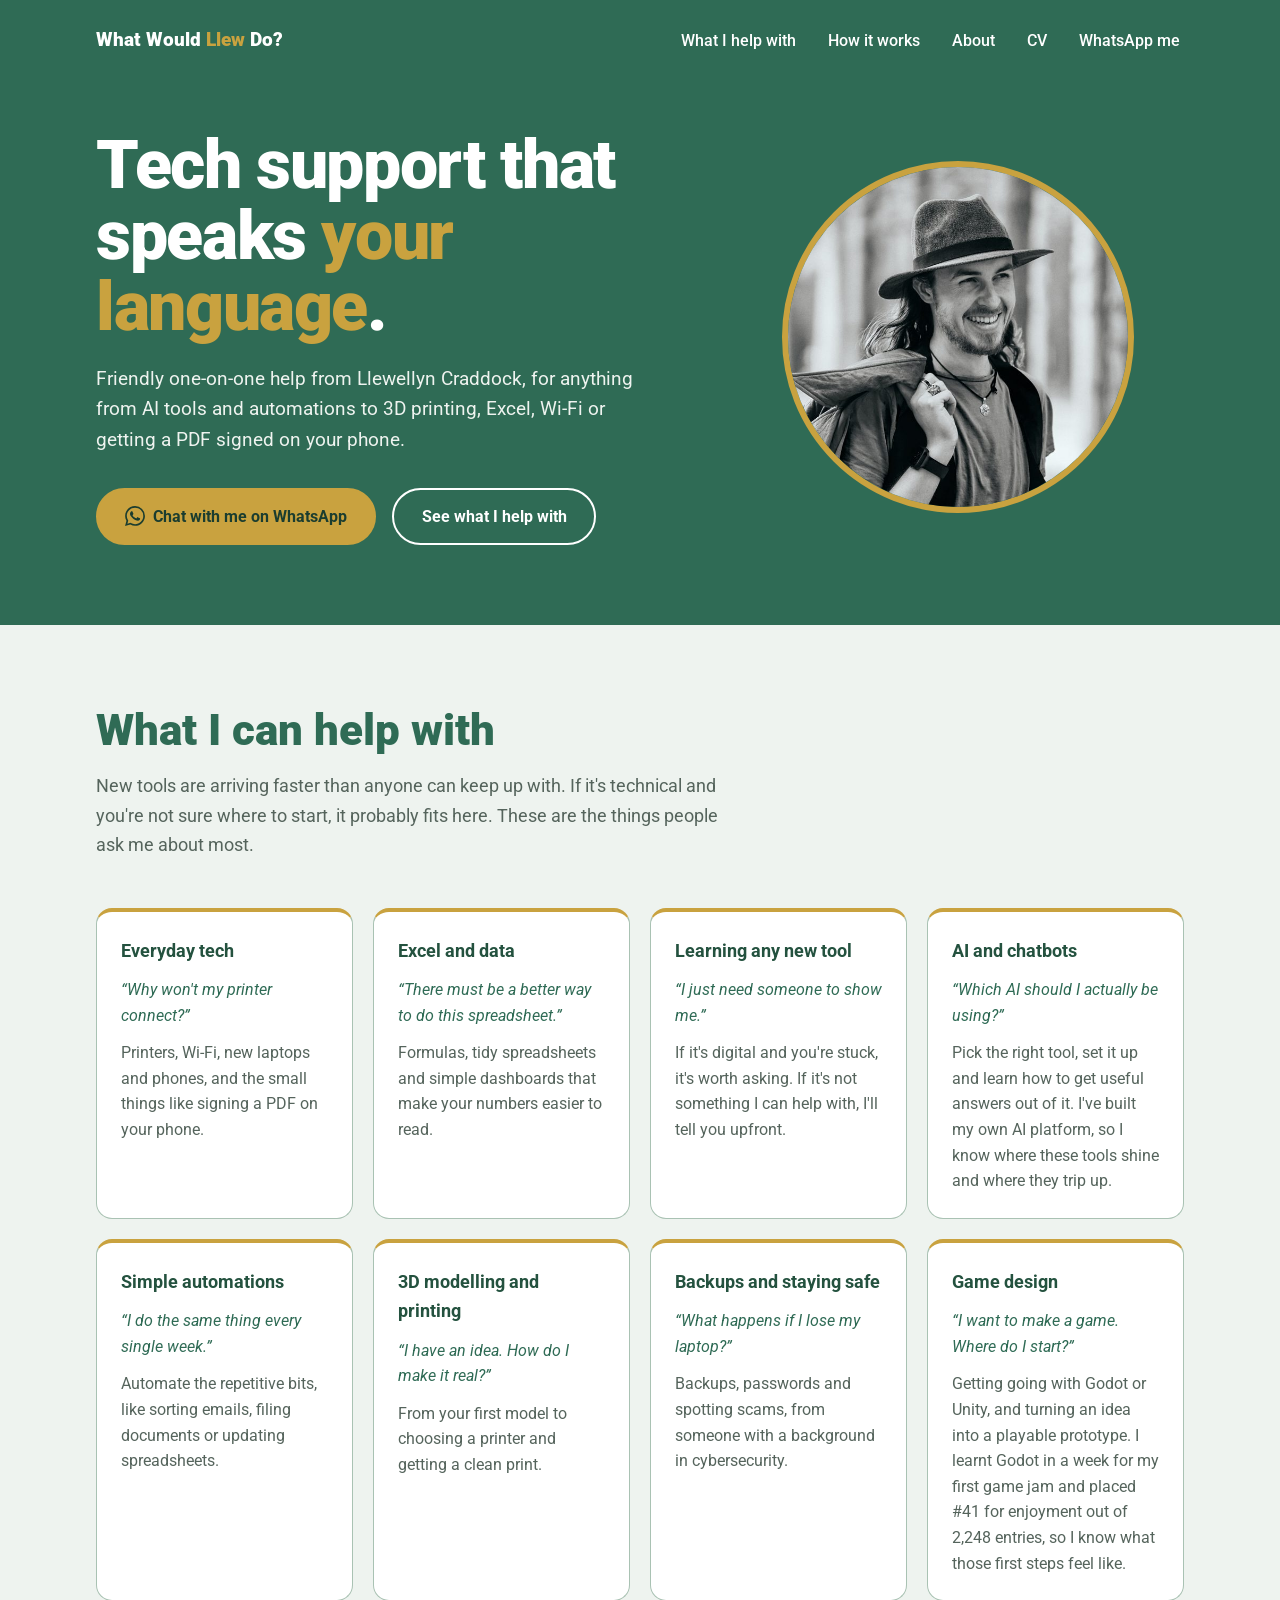
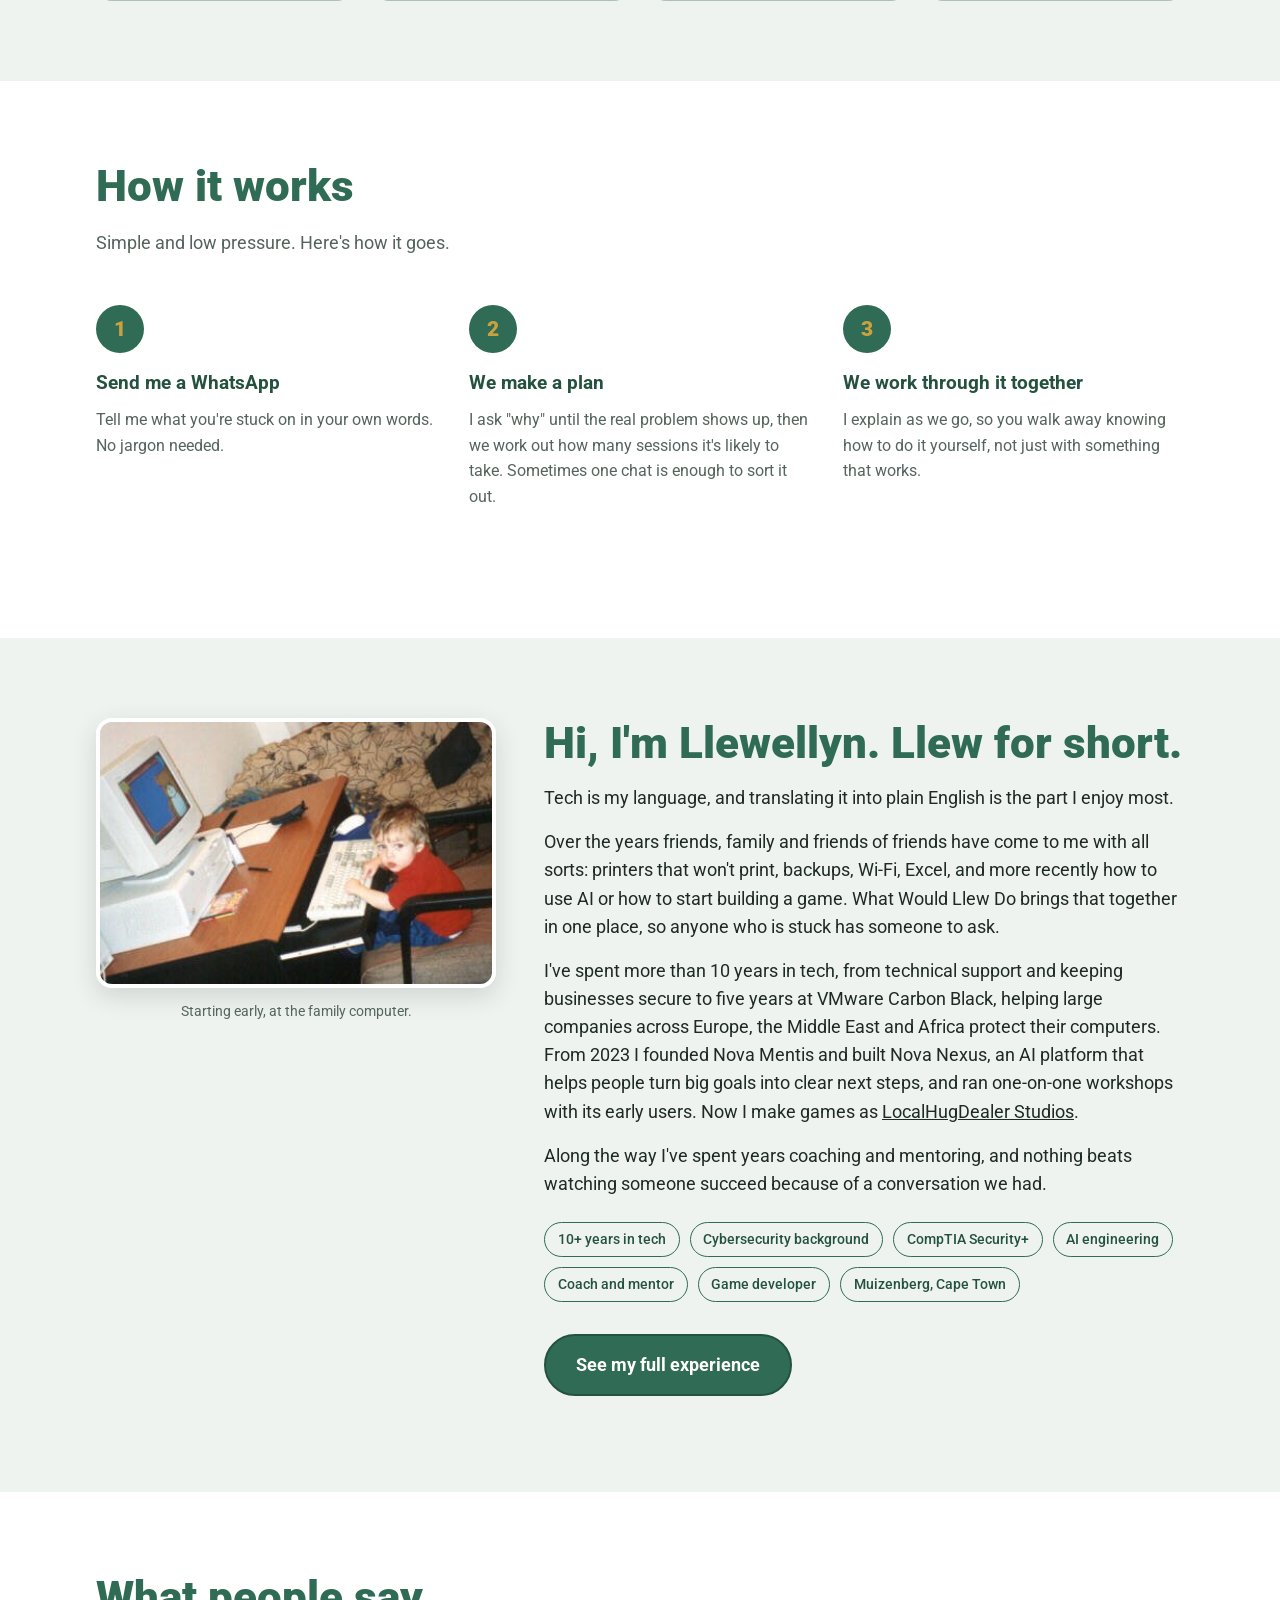
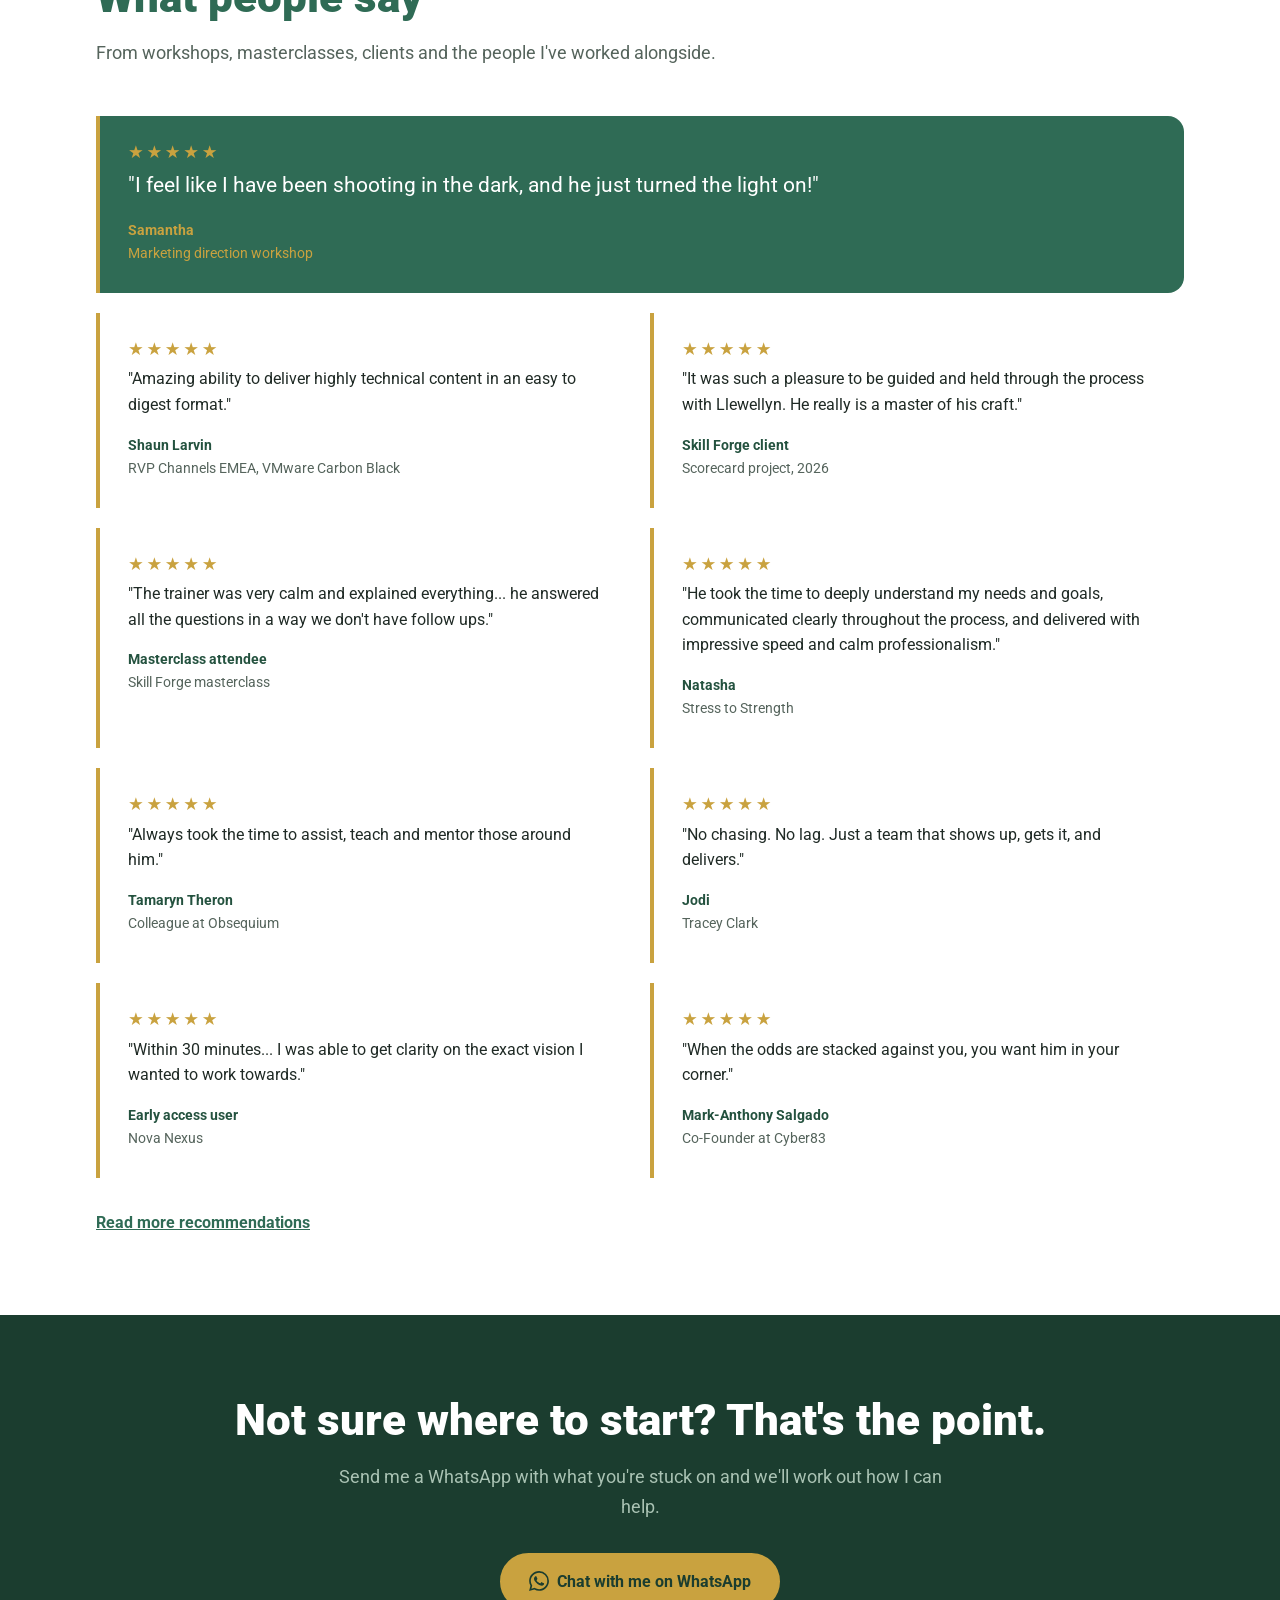
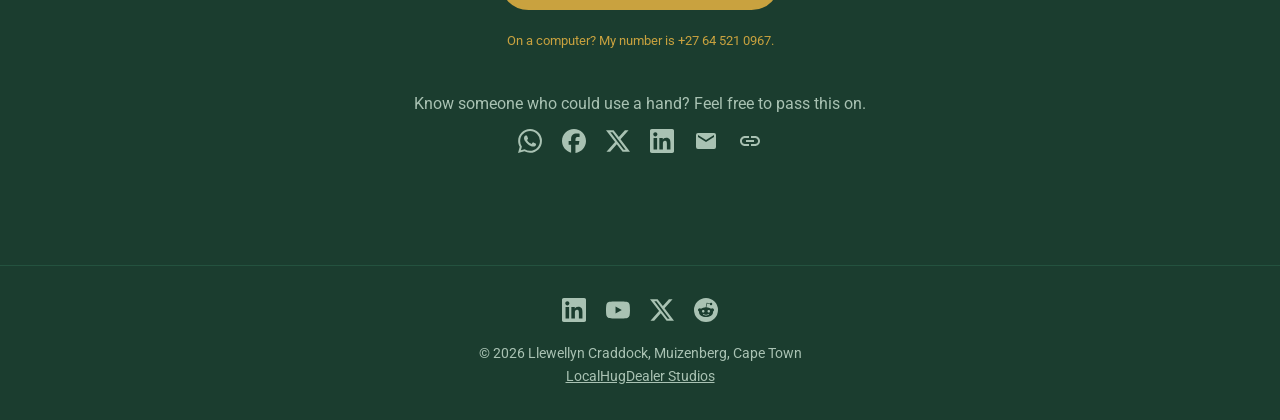
<file: index.html>
<!doctype html>
<html lang="en-ZA">
<head>
  <meta charset="utf-8">
  <meta name="viewport" content="width=device-width, initial-scale=1">
  <meta name="description" content="Friendly one-on-one tech help from Llewellyn Craddock in Cape Town. AI tools, automations, 3D printing, Excel, Wi-Fi, backups and more. Chat with me on WhatsApp.">
  <title>What Would Llew Do? | Friendly tech help in Cape Town</title>
  <link rel="canonical" href="https://whatwouldllewdo.com/">
  <meta property="og:type" content="website">
  <meta property="og:site_name" content="What Would Llew Do?">
  <meta property="og:locale" content="en_ZA">
  <meta property="og:url" content="https://whatwouldllewdo.com/">
  <meta property="og:title" content="What Would Llew Do? | Tech support that speaks your language">
  <meta property="og:description" content="Friendly one-on-one help with everyday tech, Excel, AI and more, from Llewellyn Craddock in Cape Town. Just message me on WhatsApp.">
  <meta property="og:image" content="https://whatwouldllewdo.com/assets/images/link-preview.jpg">
  <meta property="og:image:type" content="image/jpeg">
  <meta property="og:image:width" content="1200">
  <meta property="og:image:height" content="630">
  <meta property="og:image:alt" content="What Would Llew Do? Tech support that speaks your language. Friendly one-on-one help with everyday tech, Excel, AI and more. Just message me on WhatsApp. whatwouldllewdo.com">
  <meta name="twitter:card" content="summary_large_image">
  <script type="application/ld+json">
  {
    "@context": "https://schema.org",
    "@graph": [
      {
        "@type": "WebSite",
        "@id": "https://whatwouldllewdo.com/#website",
        "name": "What Would Llew Do?",
        "url": "https://whatwouldllewdo.com/"
      },
      {
        "@type": "Person",
        "@id": "https://whatwouldllewdo.com/#llew",
        "name": "Llewellyn Craddock",
        "alternateName": "Llew",
        "jobTitle": "IT Solutions Engineer, AI Engineer and Game Developer",
        "image": "https://whatwouldllewdo.com/assets/images/profile.jpg",
        "url": "https://whatwouldllewdo.com/cv.html",
        "sameAs": [
          "https://www.linkedin.com/in/llewellyn-craddock-590366113/",
          "https://www.youtube.com/@llewellyncraddock",
          "https://x.com/LocalHugDealer7",
          "https://www.reddit.com/user/Marblagin/",
          "https://github.com/localhugdealer",
          "https://localhugdealer.itch.io/",
          "https://www.localhugdealer.com/"
        ]
      },
      {
        "@type": "ProfessionalService",
        "@id": "https://whatwouldllewdo.com/#service",
        "name": "What Would Llew Do?",
        "description": "Friendly one-on-one tech help with everyday tech, Excel and data, learning new tools, AI tools, automations, 3D modelling and printing, backups and online safety, and game design.",
        "url": "https://whatwouldllewdo.com/",
        "image": "https://whatwouldllewdo.com/assets/images/profile.jpg",
        "founder": { "@id": "https://whatwouldllewdo.com/#llew" },
        "address": {
          "@type": "PostalAddress",
          "addressLocality": "Muizenberg, Cape Town",
          "addressCountry": "ZA"
        },
        "areaServed": "Cape Town",
        "telephone": "+27645210967",
        "sameAs": ["https://www.linkedin.com/in/llewellyn-craddock-590366113/"]
      }
    ]
  }
  </script>
  <link rel="icon" type="image/svg+xml" href="assets/images/favicon.svg">
  <link rel="preconnect" href="https://fonts.googleapis.com">
  <link rel="preconnect" href="https://fonts.gstatic.com" crossorigin>
  <link rel="stylesheet" href="https://fonts.googleapis.com/css2?family=Roboto:ital,wght@0,400;0,500;0,700;0,900;1,400&display=swap">
  <link rel="stylesheet" href="assets/css/base.css">
  <style>
    /* Hero */
    .hero h1 em {
      color: var(--gold);
      font-style: normal;
    }

    .hero-inner {
      max-width: var(--page);
      margin: 0 auto;
      display: grid;
      grid-template-columns: 1.3fr 1fr;
      align-items: center;
      gap: 3rem;
      padding: 3rem 2rem 5rem;
    }

    .hero h1 {
      margin: 0 0 1.25rem;
      font-size: clamp(2.5rem, 6vw, 4.25rem);
      font-weight: 900;
      line-height: 1.05;
      letter-spacing: -0.02em;
    }

    .hero p {
      max-width: 34rem;
      margin: 0 0 2rem;
      font-size: 1.2rem;
      color: var(--mist);
    }

    .hero-photo {
      width: min(100%, 22rem);
      aspect-ratio: 1;
      justify-self: center;
      object-fit: cover;
      border: 6px solid var(--gold);
      border-radius: 50%;
    }

    /* What I can help with */
    .cards {
      display: grid;
      grid-template-columns: repeat(auto-fill, minmax(15.5rem, 1fr));
      gap: 1.25rem;
    }

    .card q {
      display: block;
      margin-bottom: 0.75rem;
      font-style: italic;
      color: var(--green);
    }

    /* How it works */
    .steps {
      display: grid;
      grid-template-columns: repeat(3, 1fr);
      gap: 2rem;
      margin: 0 0 3rem;
      padding: 0;
      list-style: none;
      counter-reset: step;
    }

    .steps li {
      counter-increment: step;
    }

    .steps li::before {
      content: counter(step);
      display: grid;
      place-items: center;
      width: 3rem;
      height: 3rem;
      margin-bottom: 1rem;
      border-radius: 50%;
      background: var(--green);
      color: var(--gold);
      font-size: 1.3rem;
      font-weight: 900;
    }

    .steps h3 {
      margin: 0 0 0.5rem;
      color: var(--green-dark);
    }

    .steps p {
      margin: 0;
      color: var(--muted);
    }


    /* About */
    .about {
      display: grid;
      grid-template-columns: 1fr 1.6fr;
      gap: 3rem;
      align-items: start;
    }

    .about figure {
      margin: 0;
    }

    .about figure img {
      width: 100%;
      border: 4px solid var(--white);
      border-radius: var(--radius);
      box-shadow: 0 8px 24px var(--shadow);
    }

    .about figcaption {
      margin-top: 0.75rem;
      font-size: 0.9rem;
      color: var(--muted);
      text-align: center;
    }

    .about p {
      margin: 0 0 1rem;
      font-size: 1.1rem;
    }

    .about .about-more {
      margin-top: 2rem;
    }

    .more-quotes {
      margin: 2rem 0 0;
      font-weight: 700;
      color: var(--green);
    }

    /* Book */
    .book {
      background: var(--green-deep);
      color: var(--white);
      text-align: center;
    }

    .book h2 {
      color: var(--white);
    }

    .book .lead {
      margin: 0 auto 2rem;
      color: var(--sage);
    }

    .btn-whatsapp svg {
      width: 1.25em;
      height: 1.25em;
      margin-right: 0.5em;
      vertical-align: -0.25em;
      fill: currentColor;
    }

    .book small {
      display: block;
      margin-top: 1.25rem;
      color: var(--gold);
    }

    .book .share {
      margin: 2.5rem 0 0;
    }

    @media (max-width: 800px) {
      .hero-inner,
      .about,
      .steps {
        grid-template-columns: 1fr;
      }

      .hero-inner {
        text-align: center;
      }

      .hero p {
        margin-inline: auto;
      }

      .actions {
        justify-content: center;
      }

      .hero-photo {
        grid-row: 1;
        width: 14rem;
      }

      .about figure {
        max-width: 22rem;
      }
    }
  </style>
  <script src="assets/js/share.js" defer></script>
</head>
<body>
  <!-- Share icons, drawn once and reused by every share row through <use>. Brand icons are from Simple Icons, the envelope, share and link icons from Material Icons. -->
  <svg class="icon-sprite" aria-hidden="true">
    <symbol id="icon-whatsapp" viewBox="0 0 24 24"><path d="M17.472 14.382c-.297-.149-1.758-.867-2.03-.967-.273-.099-.471-.148-.67.15-.197.297-.767.966-.94 1.164-.173.199-.347.223-.644.075-.297-.15-1.255-.463-2.39-1.475-.883-.788-1.48-1.761-1.653-2.059-.173-.297-.018-.458.13-.606.134-.133.298-.347.446-.52.149-.174.198-.298.298-.497.099-.198.05-.371-.025-.52-.075-.149-.669-1.612-.916-2.207-.242-.579-.487-.5-.669-.51-.173-.008-.371-.01-.57-.01-.198 0-.52.074-.792.372-.272.297-1.04 1.016-1.04 2.479 0 1.462 1.065 2.875 1.213 3.074.149.198 2.096 3.2 5.077 4.487.709.306 1.262.489 1.694.625.712.227 1.36.195 1.871.118.571-.085 1.758-.719 2.006-1.413.248-.694.248-1.289.173-1.413-.074-.124-.272-.198-.57-.347m-5.421 7.403h-.004a9.87 9.87 0 0 1-5.031-1.378l-.361-.214-3.741.982.998-3.648-.235-.374a9.86 9.86 0 0 1-1.51-5.26c.001-5.45 4.436-9.884 9.888-9.884 2.64 0 5.122 1.03 6.988 2.898a9.825 9.825 0 0 1 2.893 6.994c-.003 5.45-4.437 9.884-9.885 9.884m8.413-18.297A11.815 11.815 0 0 0 12.05 0C5.495 0 .16 5.335.157 11.892c0 2.096.547 4.142 1.588 5.945L.057 24l6.305-1.654a11.882 11.882 0 0 0 5.683 1.448h.005c6.554 0 11.89-5.335 11.893-11.893a11.821 11.821 0 0 0-3.48-8.413Z"/></symbol>
    <symbol id="icon-facebook" viewBox="0 0 24 24"><path d="M9.101 23.691v-7.98H6.627v-3.667h2.474v-1.58c0-4.085 1.848-5.978 5.858-5.978.401 0 .955.042 1.468.103a8.68 8.68 0 0 1 1.141.195v3.325a8.623 8.623 0 0 0-.653-.036 26.805 26.805 0 0 0-.733-.009c-.707 0-1.259.096-1.675.309a1.686 1.686 0 0 0-.679.622c-.258.42-.374.995-.374 1.752v1.297h3.919l-.386 2.103-.287 1.564h-3.246v8.245C19.396 23.238 24 18.179 24 12.044c0-6.627-5.373-12-12-12s-12 5.373-12 12c0 5.628 3.874 10.35 9.101 11.647Z"/></symbol>
    <symbol id="icon-x" viewBox="0 0 24 24"><path d="M18.901 1.153h3.68l-8.04 9.19L24 22.846h-7.406l-5.8-7.584-6.638 7.584H.474l8.6-9.83L0 1.154h7.594l5.243 6.932ZM17.61 20.644h2.039L6.486 3.24H4.298Z"/></symbol>
    <symbol id="icon-linkedin" viewBox="0 0 24 24"><path d="M20.447 20.452h-3.554v-5.569c0-1.328-.027-3.037-1.852-3.037-1.853 0-2.136 1.445-2.136 2.939v5.667H9.351V9h3.414v1.561h.046c.477-.9 1.637-1.85 3.37-1.85 3.601 0 4.267 2.37 4.267 5.455v6.286zM5.337 7.433c-1.144 0-2.063-.926-2.063-2.065 0-1.138.92-2.063 2.063-2.063 1.14 0 2.064.925 2.064 2.063 0 1.139-.925 2.065-2.064 2.065zm1.782 13.019H3.555V9h3.564v11.452zM22.225 0H1.771C.792 0 0 .774 0 1.729v20.542C0 23.227.792 24 1.771 24h20.451C23.2 24 24 23.227 24 22.271V1.729C24 .774 23.2 0 22.222 0h.003z"/></symbol>
    <symbol id="icon-mail" viewBox="0 0 24 24"><path d="M20 4H4a2 2 0 0 0-2 2v12a2 2 0 0 0 2 2h16a2 2 0 0 0 2-2V6a2 2 0 0 0-2-2zm0 4-8 5-8-5V6l8 5 8-5z"/></symbol>
    <symbol id="icon-share" viewBox="0 0 24 24"><path d="M18 16.08c-.76 0-1.44.3-1.96.77L8.91 12.7c.05-.23.09-.46.09-.7s-.04-.47-.09-.7l7.05-4.11c.54.5 1.25.81 2.04.81 1.66 0 3-1.34 3-3s-1.34-3-3-3-3 1.34-3 3c0 .24.04.47.09.7L8.04 9.81C7.5 9.31 6.79 9 6 9c-1.66 0-3 1.34-3 3s1.34 3 3 3c.79 0 1.5-.31 2.04-.81l7.12 4.16c-.05.21-.08.43-.08.65 0 1.61 1.31 2.92 2.92 2.92s2.92-1.31 2.92-2.92-1.31-2.92-2.92-2.92z"/></symbol>
    <symbol id="icon-link" viewBox="0 0 24 24"><path d="M3.9 12c0-1.71 1.39-3.1 3.1-3.1h4V7H7c-2.76 0-5 2.24-5 5s2.24 5 5 5h4v-1.9H7c-1.71 0-3.1-1.39-3.1-3.1zM8 13h8v-2H8v2zm9-6h-4v1.9h4c1.71 0 3.1 1.39 3.1 3.1s-1.39 3.1-3.1 3.1h-4V17h4c2.76 0 5-2.24 5-5s-2.24-5-5-5z"/></symbol>
  </svg>
  <a class="skip-link" href="#main">Skip to content</a>
  <header class="hero">
    <nav aria-label="Main">
      <a class="brand" href="#">What Would <span>Llew</span> Do?</a>
      <a href="#help">What I help with</a>
      <a href="#how">How it works</a>
      <a href="#about">About</a>
      <a class="nav-keep" href="cv.html">CV</a>
      <a class="nav-keep" href="https://wa.me/27645210967?text=Hi%20Llew%2C%20I%20need%20a%20hand%20with%20something.">WhatsApp me</a>
    </nav>

    <div class="hero-inner">
      <div>
        <h1>Tech support that speaks <em>your language</em>.</h1>
        <p>Friendly one-on-one help from Llewellyn Craddock, for anything from AI tools and automations to 3D printing, Excel, Wi-Fi or getting a PDF signed on your phone.</p>
        <div class="actions">
          <a class="btn btn-gold btn-whatsapp" href="https://wa.me/27645210967?text=Hi%20Llew%2C%20I%20need%20a%20hand%20with%20something."><svg viewBox="0 0 24 24" aria-hidden="true" focusable="false"><path d="M17.472 14.382c-.297-.149-1.758-.867-2.03-.967-.273-.099-.471-.148-.67.15-.197.297-.767.966-.94 1.164-.173.199-.347.223-.644.075-.297-.15-1.255-.463-2.39-1.475-.883-.788-1.48-1.761-1.653-2.059-.173-.297-.018-.458.13-.606.134-.133.298-.347.446-.52.149-.174.198-.298.298-.497.099-.198.05-.371-.025-.52-.075-.149-.669-1.612-.916-2.207-.242-.579-.487-.5-.669-.51-.173-.008-.371-.01-.57-.01-.198 0-.52.074-.792.372-.272.297-1.04 1.016-1.04 2.479 0 1.462 1.065 2.875 1.213 3.074.149.198 2.096 3.2 5.077 4.487.709.306 1.262.489 1.694.625.712.227 1.36.195 1.871.118.571-.085 1.758-.719 2.006-1.413.248-.694.248-1.289.173-1.413-.074-.124-.272-.198-.57-.347m-5.421 7.403h-.004a9.87 9.87 0 0 1-5.031-1.378l-.361-.214-3.741.982.998-3.648-.235-.374a9.86 9.86 0 0 1-1.51-5.26c.001-5.45 4.436-9.884 9.888-9.884 2.64 0 5.122 1.03 6.988 2.898a9.825 9.825 0 0 1 2.893 6.994c-.003 5.45-4.437 9.884-9.885 9.884m8.413-18.297A11.815 11.815 0 0 0 12.05 0C5.495 0 .16 5.335.157 11.892c0 2.096.547 4.142 1.588 5.945L.057 24l6.305-1.654a11.882 11.882 0 0 0 5.683 1.448h.005c6.554 0 11.89-5.335 11.893-11.893a11.821 11.821 0 0 0-3.48-8.413Z"/></svg>Chat with me on WhatsApp</a>
          <a class="btn btn-ghost" href="#help">See what I help with</a>
        </div>
      </div>
      <img class="hero-photo" src="assets/images/profile.jpg" width="640" height="640" alt="Llewellyn Craddock smiling, wearing a hat">
    </div>
  </header>

  <main id="main">
    <div class="band">
      <section id="help">
        <h2>What I can help with</h2>
        <p class="lead">New tools are arriving faster than anyone can keep up with. If it's technical and you're not sure where to start, it probably fits here. These are the things people ask me about most.</p>
        <div class="cards">
          <article class="card">
            <h3>Everyday tech</h3>
            <q>Why won't my printer connect?</q>
            <p>Printers, Wi-Fi, new laptops and phones, and the small things like signing a PDF on your phone.</p>
          </article>
          <article class="card">
            <h3>Excel and data</h3>
            <q>There must be a better way to do this spreadsheet.</q>
            <p>Formulas, tidy spreadsheets and simple dashboards that make your numbers easier to read.</p>
          </article>
          <article class="card">
            <h3>Learning any new tool</h3>
            <q>I just need someone to show me.</q>
            <p>If it's digital and you're stuck, it's worth asking. If it's not something I can help with, I'll tell you upfront.</p>
          </article>
          <article class="card">
            <h3>AI and chatbots</h3>
            <q>Which AI should I actually be using?</q>
            <p>Pick the right tool, set it up and learn how to get useful answers out of it. I've built my own AI platform, so I know where these tools shine and where they trip up.</p>
          </article>
          <article class="card">
            <h3>Simple automations</h3>
            <q>I do the same thing every single week.</q>
            <p>Automate the repetitive bits, like sorting emails, filing documents or updating spreadsheets.</p>
          </article>
          <article class="card">
            <h3>3D modelling and printing</h3>
            <q>I have an idea. How do I make it real?</q>
            <p>From your first model to choosing a printer and getting a clean print.</p>
          </article>
          <article class="card">
            <h3>Backups and staying safe</h3>
            <q>What happens if I lose my laptop?</q>
            <p>Backups, passwords and spotting scams, from someone with a background in cybersecurity.</p>
          </article>
          <article class="card">
            <h3>Game design</h3>
            <q>I want to make a game. Where do I start?</q>
            <p>Getting going with Godot or Unity, and turning an idea into a playable prototype. I learnt Godot in a week for my first game jam and placed #41 for enjoyment out of 2,248 entries, so I know what those first steps feel like.</p>
          </article>
        </div>
      </section>
    </div>

    <section id="how">
      <h2>How it works</h2>
      <p class="lead">Simple and low pressure. Here's how it goes.</p>
      <ol class="steps">
        <li>
          <h3>Send me a WhatsApp</h3>
          <p>Tell me what you're stuck on in your own words. No jargon needed.</p>
        </li>
        <li>
          <h3>We make a plan</h3>
          <p>I ask "why" until the real problem shows up, then we work out how many sessions it's likely to take. Sometimes one chat is enough to sort it out.</p>
        </li>
        <li>
          <h3>We work through it together</h3>
          <p>I explain as we go, so you walk away knowing how to do it yourself, not just with something that works.</p>
        </li>
      </ol>
    </section>

    <div class="band">
      <section id="about" class="about">
        <figure>
          <img src="assets/images/young-llew.jpg" width="377" height="252" alt="A young Llewellyn at the family computer">
          <figcaption>Starting early, at the family computer.</figcaption>
        </figure>
        <div>
          <h2>Hi, I'm Llewellyn. Llew for short.</h2>
          <p>Tech is my language, and translating it into plain English is the part I enjoy most.</p>
          <p>Over the years friends, family and friends of friends have come to me with all sorts: printers that won't print, backups, Wi-Fi, Excel, and more recently how to use AI or how to start building a game. What Would Llew Do brings that together in one place, so anyone who is stuck has someone to ask.</p>
          <p>I've spent more than 10 years in tech, from technical support and keeping businesses secure to five years at VMware Carbon Black, helping large companies across Europe, the Middle East and Africa protect their computers. From 2023 I founded Nova Mentis and built Nova Nexus, an AI platform that helps people turn big goals into clear next steps, and ran one-on-one workshops with its early users. Now I make games as <a href="https://www.localhugdealer.com/">LocalHugDealer Studios</a>.</p>
          <p>Along the way I've spent years coaching and mentoring, and nothing beats watching someone succeed because of a conversation we had.</p>
          <ul class="chips">
            <li>10+ years in tech</li>
            <li>Cybersecurity background</li>
            <li>CompTIA Security+</li>
            <li>AI engineering</li>
            <li>Coach and mentor</li>
            <li>Game developer</li>
            <li>Muizenberg, Cape Town</li>
          </ul>
          <p class="about-more"><a class="btn" href="cv.html">See my full experience</a></p>
        </div>
      </section>
    </div>

    <section id="testimonials">
      <h2>What people say</h2>
      <p class="lead">From workshops, masterclasses, clients and the people I've worked alongside.</p>
      <div class="quotes">
        <blockquote class="featured">
          <p>"I feel like I have been shooting in the dark, and he just turned the light on!"</p>
          <footer><span class="who">Samantha</span>Marketing direction workshop</footer>
        </blockquote>
        <blockquote>
          <p>"Amazing ability to deliver highly technical content in an easy to digest format."</p>
          <footer><span class="who">Shaun Larvin</span>RVP Channels EMEA, VMware Carbon Black</footer>
        </blockquote>
        <blockquote>
          <p>"It was such a pleasure to be guided and held through the process with Llewellyn. He really is a master of his craft."</p>
          <footer><span class="who">Skill Forge client</span>Scorecard project, 2026</footer>
        </blockquote>
        <blockquote>
          <p>"The trainer was very calm and explained everything... he answered all the questions in a way we don't have follow ups."</p>
          <footer><span class="who">Masterclass attendee</span>Skill Forge masterclass</footer>
        </blockquote>
        <blockquote>
          <p>"He took the time to deeply understand my needs and goals, communicated clearly throughout the process, and delivered with impressive speed and calm professionalism."</p>
          <footer><span class="who">Natasha</span>Stress to Strength</footer>
        </blockquote>
        <blockquote>
          <p>"Always took the time to assist, teach and mentor those around him."</p>
          <footer><span class="who">Tamaryn Theron</span>Colleague at Obsequium</footer>
        </blockquote>
        <blockquote>
          <p>"No chasing. No lag. Just a team that shows up, gets it, and delivers."</p>
          <footer><span class="who">Jodi</span>Tracey Clark</footer>
        </blockquote>
        <blockquote>
          <p>"Within 30 minutes... I was able to get clarity on the exact vision I wanted to work towards."</p>
          <footer><span class="who">Early access user</span>Nova Nexus</footer>
        </blockquote>
        <blockquote>
          <p>"When the odds are stacked against you, you want him in your corner."</p>
          <footer><span class="who">Mark-Anthony Salgado</span>Co-Founder at Cyber83</footer>
        </blockquote>
      </div>
      <p class="more-quotes"><a href="cv.html#recommendations">Read more recommendations</a></p>
    </section>

    <div class="book">
      <section id="book">
        <h2>Not sure where to start? That's the point.</h2>
        <p class="lead">Send me a WhatsApp with what you're stuck on and we'll work out how I can help.</p>
        <!-- Every WhatsApp link on the site uses the same address and opening message, so a change here goes in the hero, the nav and the CV page nav too. -->
        <a class="btn btn-gold btn-whatsapp" href="https://wa.me/27645210967?text=Hi%20Llew%2C%20I%20need%20a%20hand%20with%20something."><svg viewBox="0 0 24 24" aria-hidden="true" focusable="false"><path d="M17.472 14.382c-.297-.149-1.758-.867-2.03-.967-.273-.099-.471-.148-.67.15-.197.297-.767.966-.94 1.164-.173.199-.347.223-.644.075-.297-.15-1.255-.463-2.39-1.475-.883-.788-1.48-1.761-1.653-2.059-.173-.297-.018-.458.13-.606.134-.133.298-.347.446-.52.149-.174.198-.298.298-.497.099-.198.05-.371-.025-.52-.075-.149-.669-1.612-.916-2.207-.242-.579-.487-.5-.669-.51-.173-.008-.371-.01-.57-.01-.198 0-.52.074-.792.372-.272.297-1.04 1.016-1.04 2.479 0 1.462 1.065 2.875 1.213 3.074.149.198 2.096 3.2 5.077 4.487.709.306 1.262.489 1.694.625.712.227 1.36.195 1.871.118.571-.085 1.758-.719 2.006-1.413.248-.694.248-1.289.173-1.413-.074-.124-.272-.198-.57-.347m-5.421 7.403h-.004a9.87 9.87 0 0 1-5.031-1.378l-.361-.214-3.741.982.998-3.648-.235-.374a9.86 9.86 0 0 1-1.51-5.26c.001-5.45 4.436-9.884 9.888-9.884 2.64 0 5.122 1.03 6.988 2.898a9.825 9.825 0 0 1 2.893 6.994c-.003 5.45-4.437 9.884-9.885 9.884m8.413-18.297A11.815 11.815 0 0 0 12.05 0C5.495 0 .16 5.335.157 11.892c0 2.096.547 4.142 1.588 5.945L.057 24l6.305-1.654a11.882 11.882 0 0 0 5.683 1.448h.005c6.554 0 11.89-5.335 11.893-11.893a11.821 11.821 0 0 0-3.48-8.413Z"/></svg>Chat with me on WhatsApp</a>
        <small>On a computer? My number is +27 64 521 0967.</small>
        <!-- The share row on the CV page has the same buttons, so a change here goes in that one too. -->
        <div class="share">
          <p>Know someone who could use a hand? Feel free to pass this on.</p>
          <ul class="socials" aria-label="Share this page">
            <li><a href="https://wa.me/?text=What%20Would%20Llew%20Do%3F%20Tech%20support%20that%20speaks%20your%20language%20https%3A%2F%2Fwhatwouldllewdo.com%2F" target="_blank" rel="noopener" aria-label="Share on WhatsApp"><svg aria-hidden="true" focusable="false"><use href="#icon-whatsapp"/></svg></a></li>
            <li class="share-app"><a href="https://www.facebook.com/sharer/sharer.php?u=https%3A%2F%2Fwhatwouldllewdo.com%2F" target="_blank" rel="noopener" aria-label="Share on Facebook"><svg aria-hidden="true" focusable="false"><use href="#icon-facebook"/></svg></a></li>
            <li class="share-app"><a href="https://x.com/intent/post?url=https%3A%2F%2Fwhatwouldllewdo.com%2F&amp;text=What%20Would%20Llew%20Do%3F%20Tech%20support%20that%20speaks%20your%20language" target="_blank" rel="noopener" aria-label="Share on X"><svg aria-hidden="true" focusable="false"><use href="#icon-x"/></svg></a></li>
            <li class="share-app"><a href="https://www.linkedin.com/sharing/share-offsite/?url=https%3A%2F%2Fwhatwouldllewdo.com%2F" target="_blank" rel="noopener" aria-label="Share on LinkedIn"><svg aria-hidden="true" focusable="false"><use href="#icon-linkedin"/></svg></a></li>
            <li class="share-app"><a href="mailto:?subject=What%20Would%20Llew%20Do%3F%20Tech%20support%20that%20speaks%20your%20language&amp;body=What%20Would%20Llew%20Do%3F%20Tech%20support%20that%20speaks%20your%20language%0A%0Ahttps%3A%2F%2Fwhatwouldllewdo.com%2F" aria-label="Share by email"><svg aria-hidden="true" focusable="false"><use href="#icon-mail"/></svg></a></li>
            <li hidden><button type="button" data-share="native" aria-label="Share to Instagram or another app"><svg aria-hidden="true" focusable="false"><use href="#icon-share"/></svg></button></li>
            <li><button type="button" data-share="copy" aria-label="Copy the link"><svg aria-hidden="true" focusable="false"><use href="#icon-link"/></svg></button></li>
          </ul>
          <p class="share-status" role="status"></p>
        </div>
      </section>
    </div>
  </main>

  <footer class="site-footer">
    <ul class="socials" aria-label="Find me online">
      <li><a href="https://www.linkedin.com/in/llewellyn-craddock-590366113/" aria-label="LinkedIn"><svg viewBox="0 0 24 24" aria-hidden="true" focusable="false"><path d="M20.447 20.452h-3.554v-5.569c0-1.328-.027-3.037-1.852-3.037-1.853 0-2.136 1.445-2.136 2.939v5.667H9.351V9h3.414v1.561h.046c.477-.9 1.637-1.85 3.37-1.85 3.601 0 4.267 2.37 4.267 5.455v6.286zM5.337 7.433c-1.144 0-2.063-.926-2.063-2.065 0-1.138.92-2.063 2.063-2.063 1.14 0 2.064.925 2.064 2.063 0 1.139-.925 2.065-2.064 2.065zm1.782 13.019H3.555V9h3.564v11.452zM22.225 0H1.771C.792 0 0 .774 0 1.729v20.542C0 23.227.792 24 1.771 24h20.451C23.2 24 24 23.227 24 22.271V1.729C24 .774 23.2 0 22.222 0h.003z"/></svg></a></li>
      <li><a href="https://www.youtube.com/@llewellyncraddock" aria-label="YouTube"><svg viewBox="0 0 24 24" aria-hidden="true" focusable="false"><path d="M23.498 6.186a3.016 3.016 0 0 0-2.122-2.136C19.505 3.545 12 3.545 12 3.545s-7.505 0-9.377.505A3.017 3.017 0 0 0 .502 6.186C0 8.07 0 12 0 12s0 3.93.502 5.814a3.016 3.016 0 0 0 2.122 2.136c1.871.505 9.376.505 9.376.505s7.505 0 9.377-.505a3.015 3.015 0 0 0 2.122-2.136C24 15.93 24 12 24 12s0-3.93-.502-5.814zM9.545 15.568V8.432L15.818 12l-6.273 3.568z"/></svg></a></li>
      <li><a href="https://x.com/LocalHugDealer7" aria-label="X"><svg viewBox="0 0 24 24" aria-hidden="true" focusable="false"><path d="M18.901 1.153h3.68l-8.04 9.19L24 22.846h-7.406l-5.8-7.584-6.638 7.584H.474l8.6-9.83L0 1.154h7.594l5.243 6.932ZM17.61 20.644h2.039L6.486 3.24H4.298Z"/></svg></a></li>
      <li><a href="https://www.reddit.com/user/Marblagin/" aria-label="Reddit"><svg viewBox="0 0 24 24" aria-hidden="true" focusable="false"><path d="M12 0A12 12 0 0 0 0 12a12 12 0 0 0 12 12 12 12 0 0 0 12-12A12 12 0 0 0 12 0zm5.01 4.744c.688 0 1.25.561 1.25 1.249a1.25 1.25 0 0 1-2.498.056l-2.597-.547-.8 3.747c1.824.07 3.48.632 4.674 1.488.308-.309.73-.491 1.207-.491.968 0 1.754.786 1.754 1.754 0 .716-.435 1.333-1.01 1.614a3.111 3.111 0 0 1 .042.52c0 2.694-3.13 4.87-7.004 4.87-3.874 0-7.004-2.176-7.004-4.87 0-.183.015-.366.043-.534A1.748 1.748 0 0 1 4.028 12c0-.968.786-1.754 1.754-1.754.463 0 .898.196 1.207.49 1.207-.883 2.878-1.43 4.744-1.487l.885-4.182a.342.342 0 0 1 .14-.197.35.35 0 0 1 .238-.042l2.906.617a1.214 1.214 0 0 1 1.108-.701zM9.25 12C8.561 12 8 12.562 8 13.25c0 .687.561 1.248 1.25 1.248.687 0 1.248-.561 1.248-1.249 0-.688-.561-1.249-1.249-1.249zm5.5 0c-.687 0-1.248.561-1.248 1.25 0 .687.561 1.248 1.249 1.248.688 0 1.249-.561 1.249-1.249 0-.687-.562-1.249-1.25-1.249zm-5.466 3.99a.327.327 0 0 0-.231.094.33.33 0 0 0 0 .463c.842.842 2.484.913 2.961.913.477 0 2.105-.056 2.961-.913a.361.361 0 0 0 .029-.463.33.33 0 0 0-.464 0c-.547.533-1.684.73-2.512.73-.828 0-1.979-.196-2.512-.73a.326.326 0 0 0-.232-.095z"/></svg></a></li>
    </ul>
    &copy; 2026 Llewellyn Craddock, Muizenberg, Cape Town
    <br>
    <a href="https://www.localhugdealer.com/">LocalHugDealer Studios</a>
  </footer>
</body>
</html>
</file>
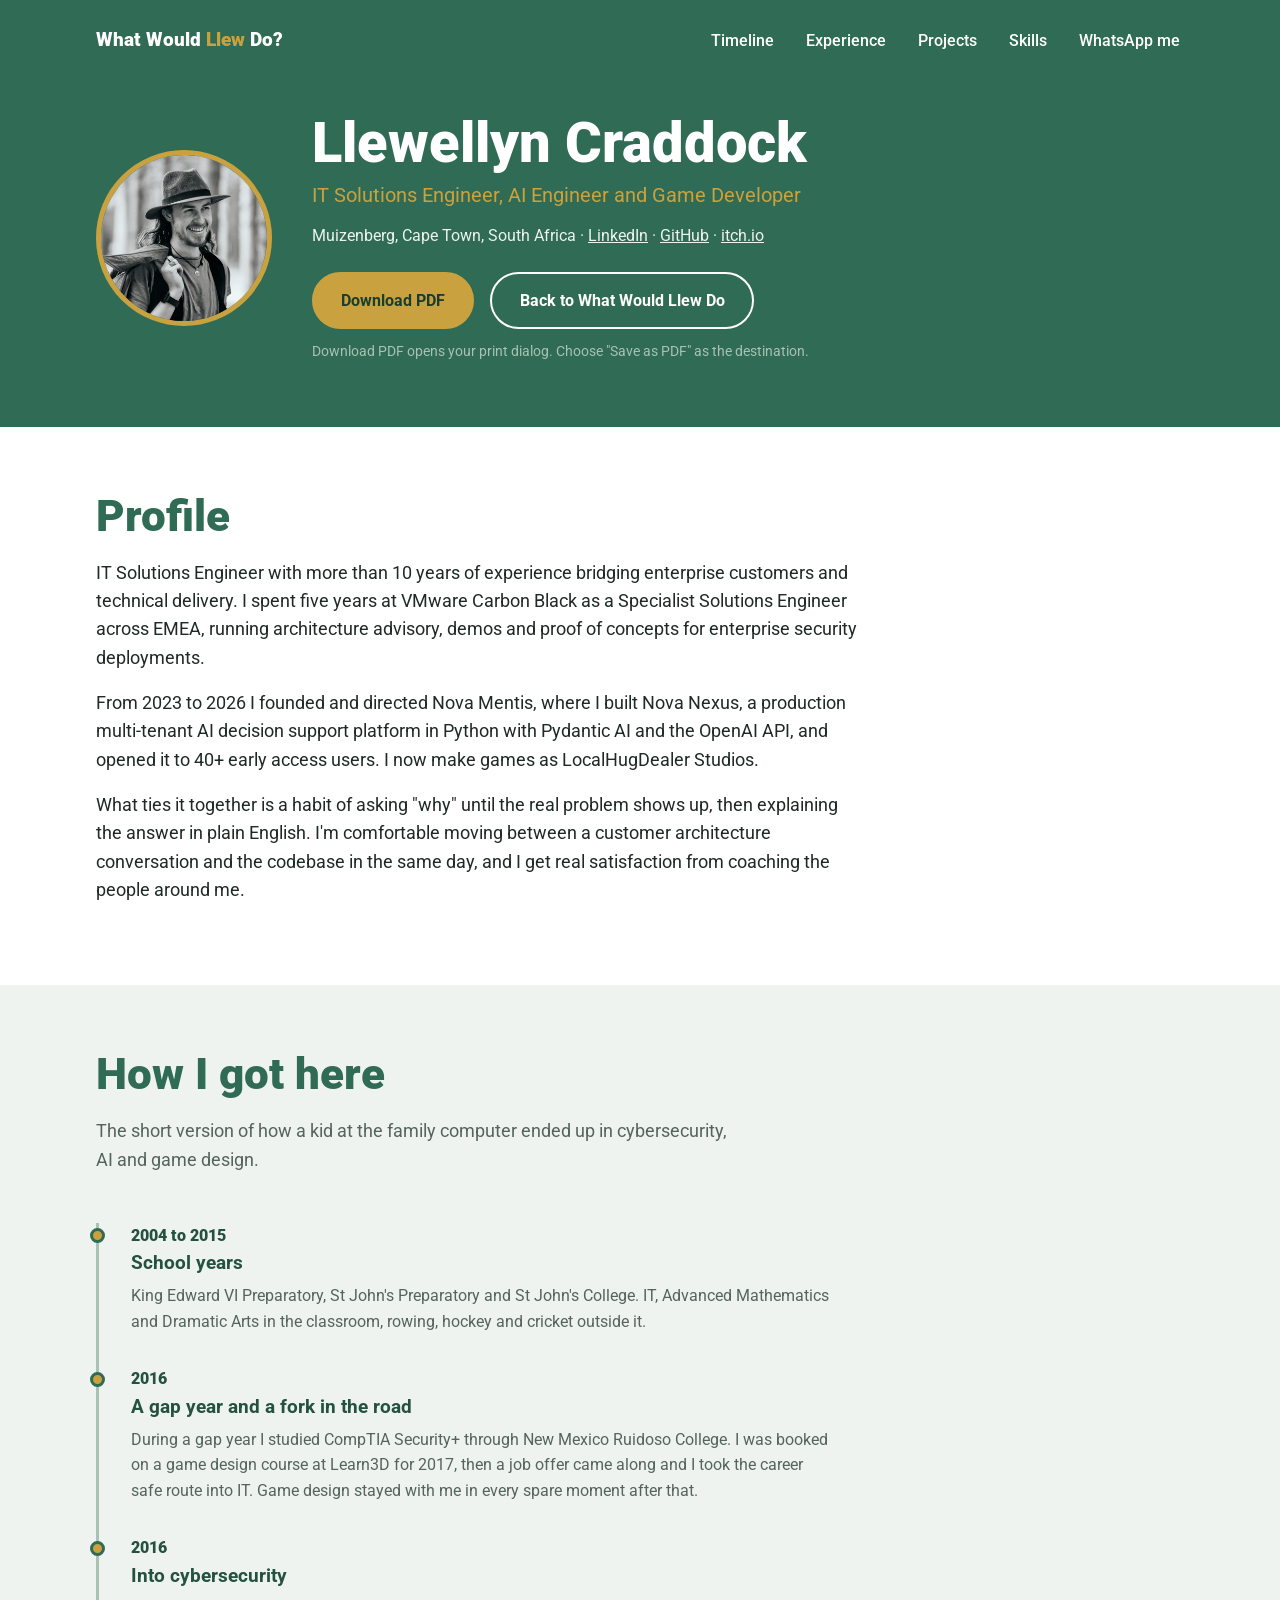
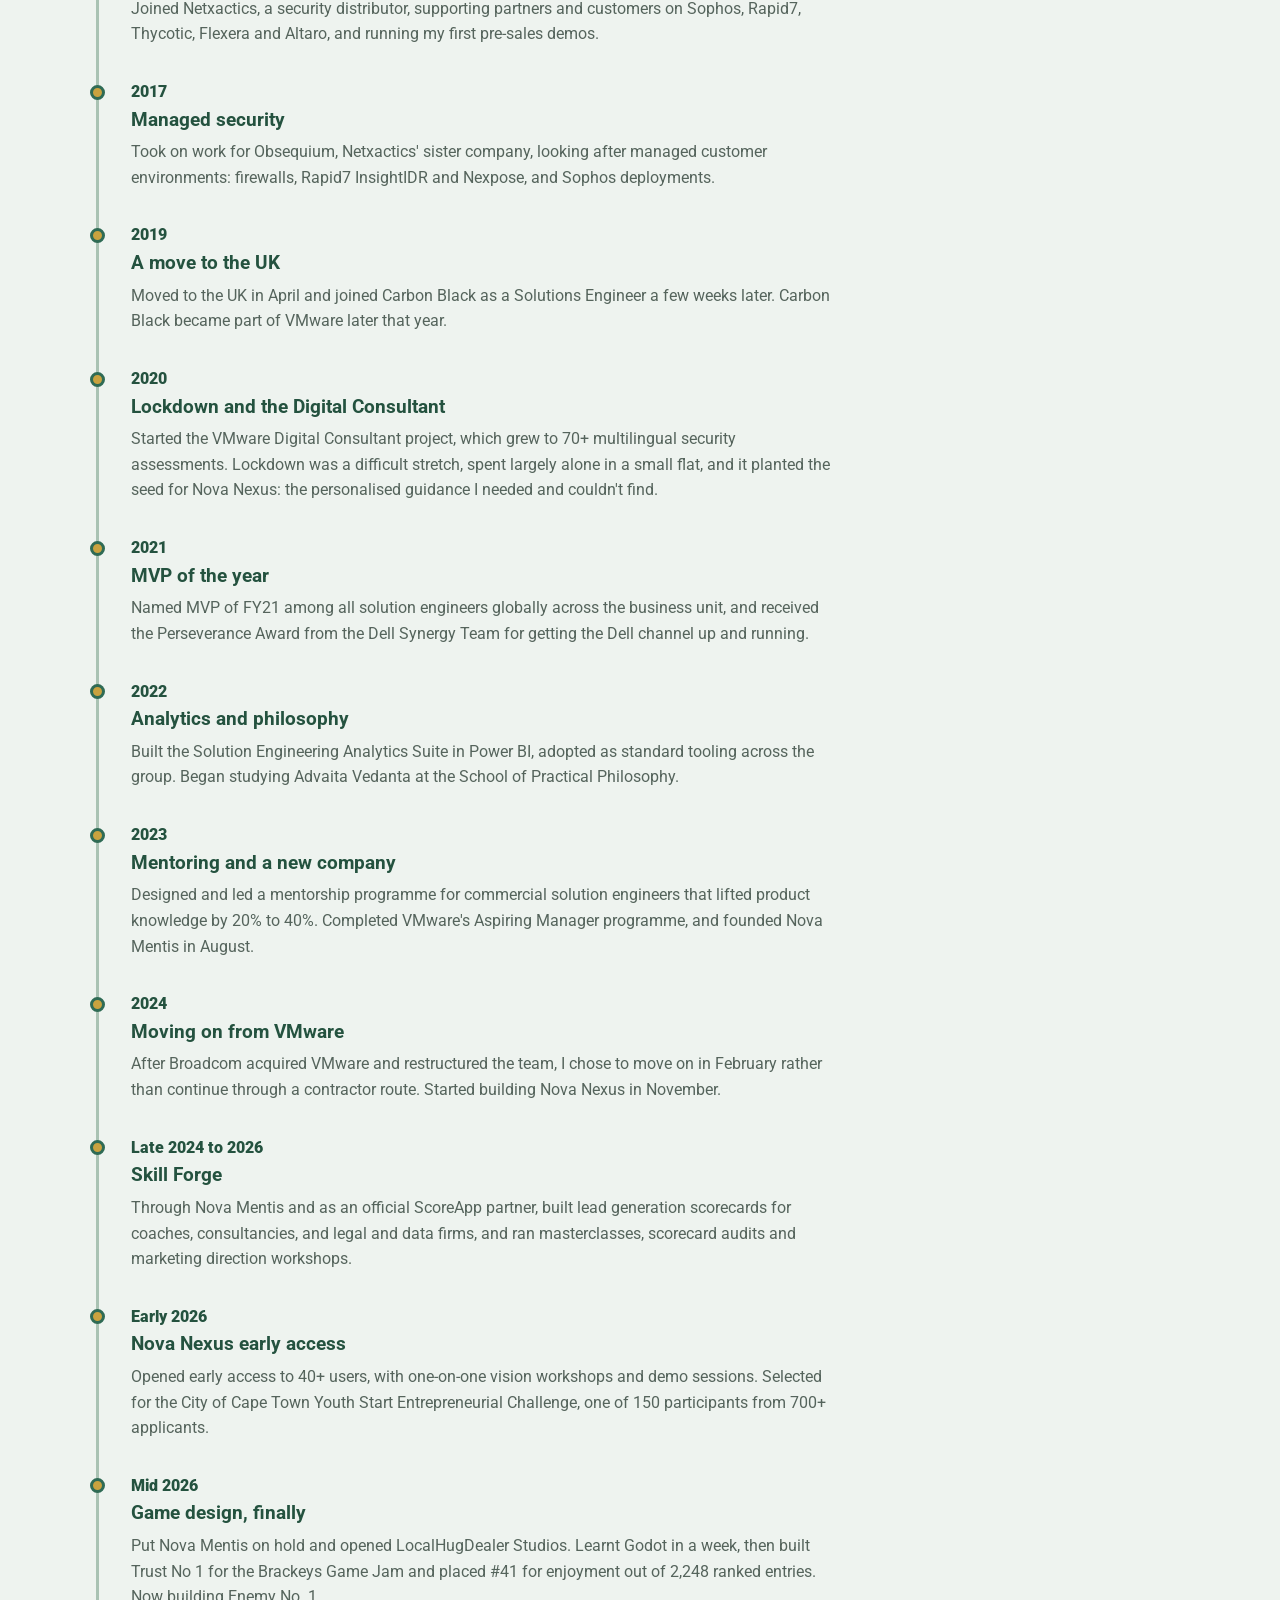
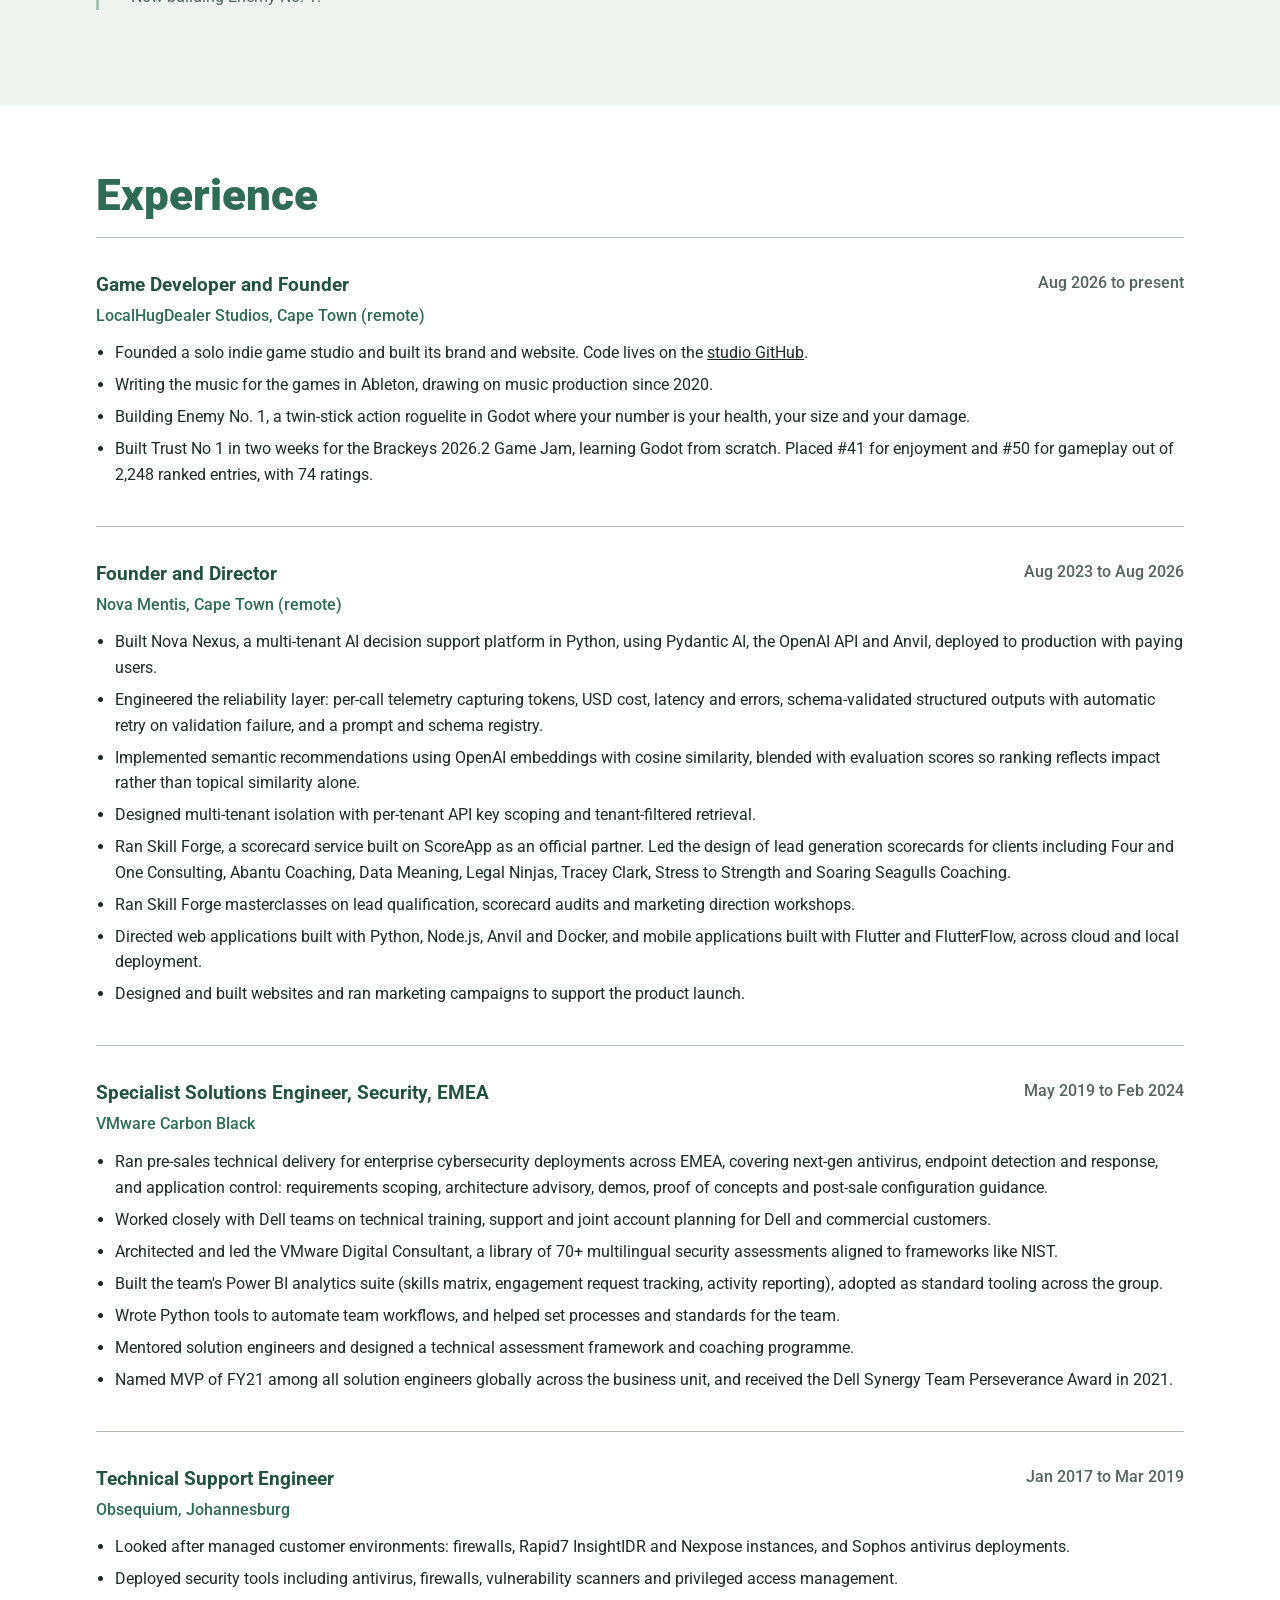
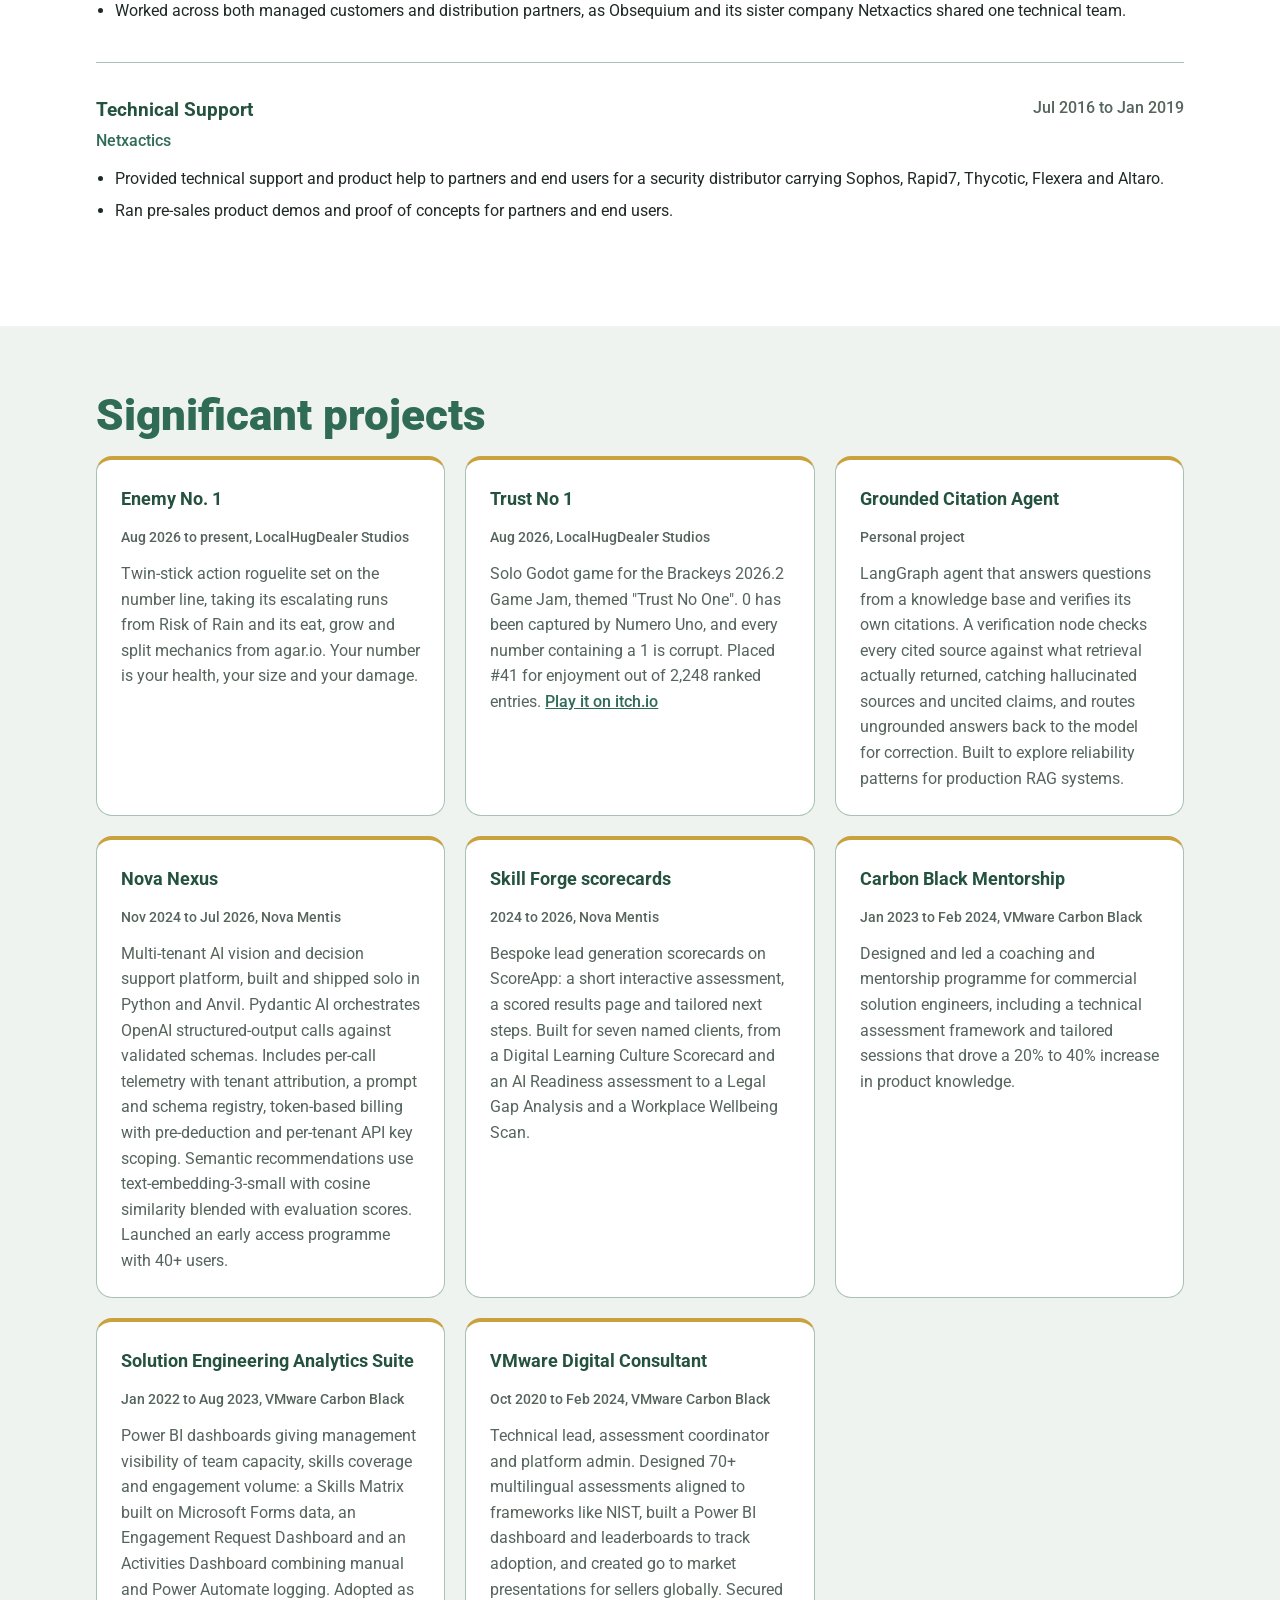
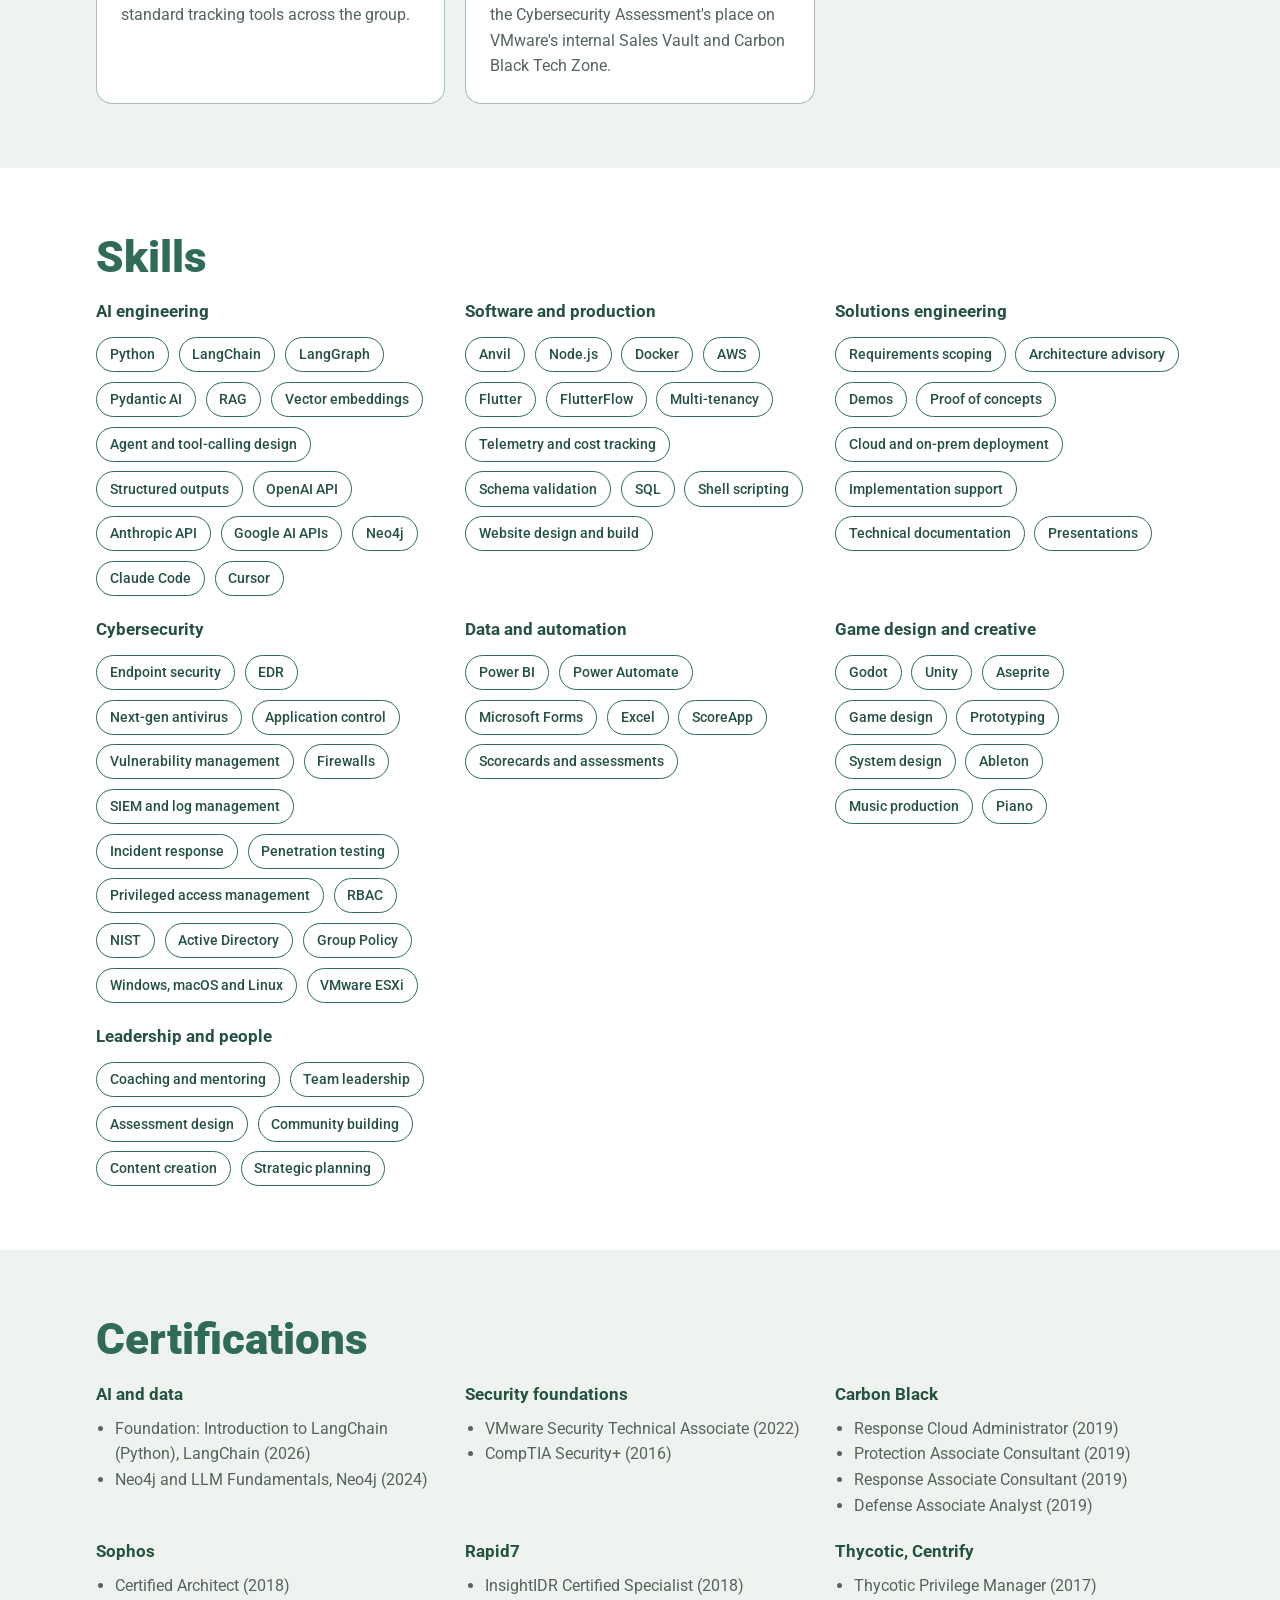
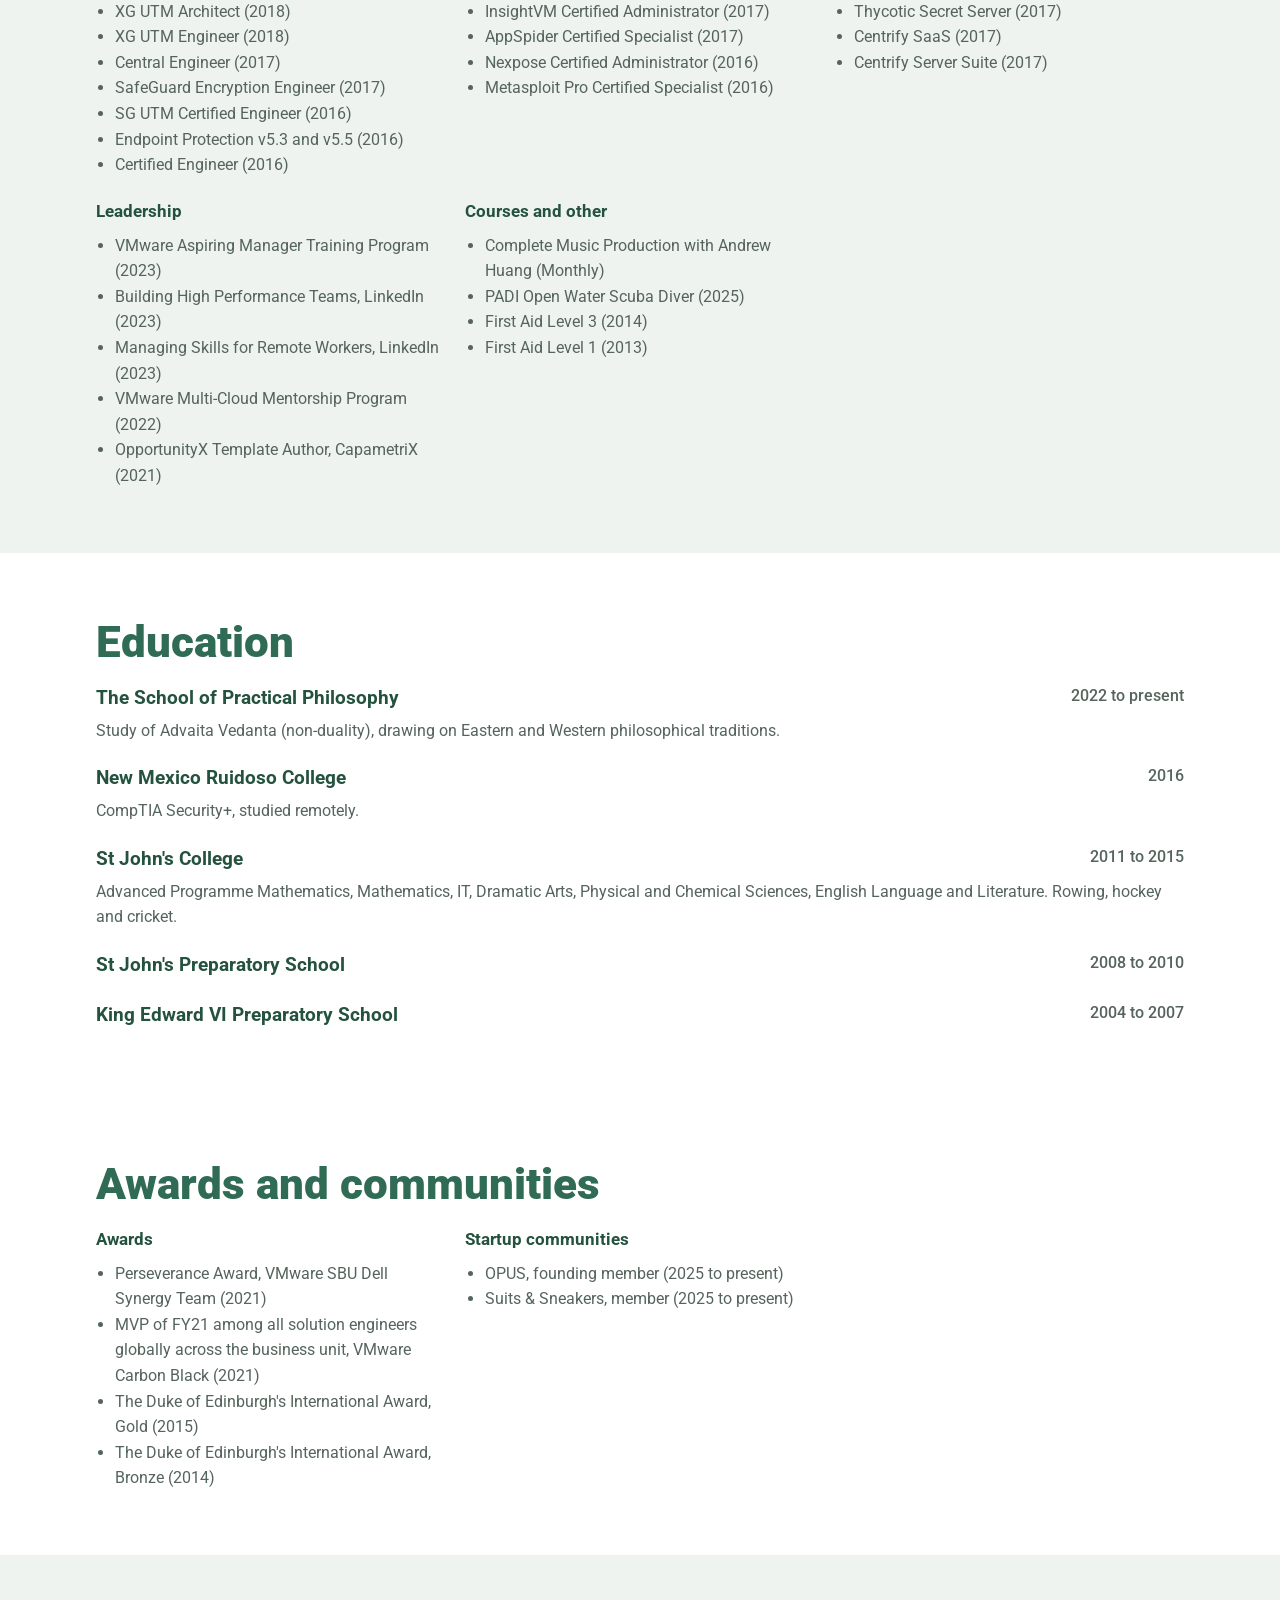
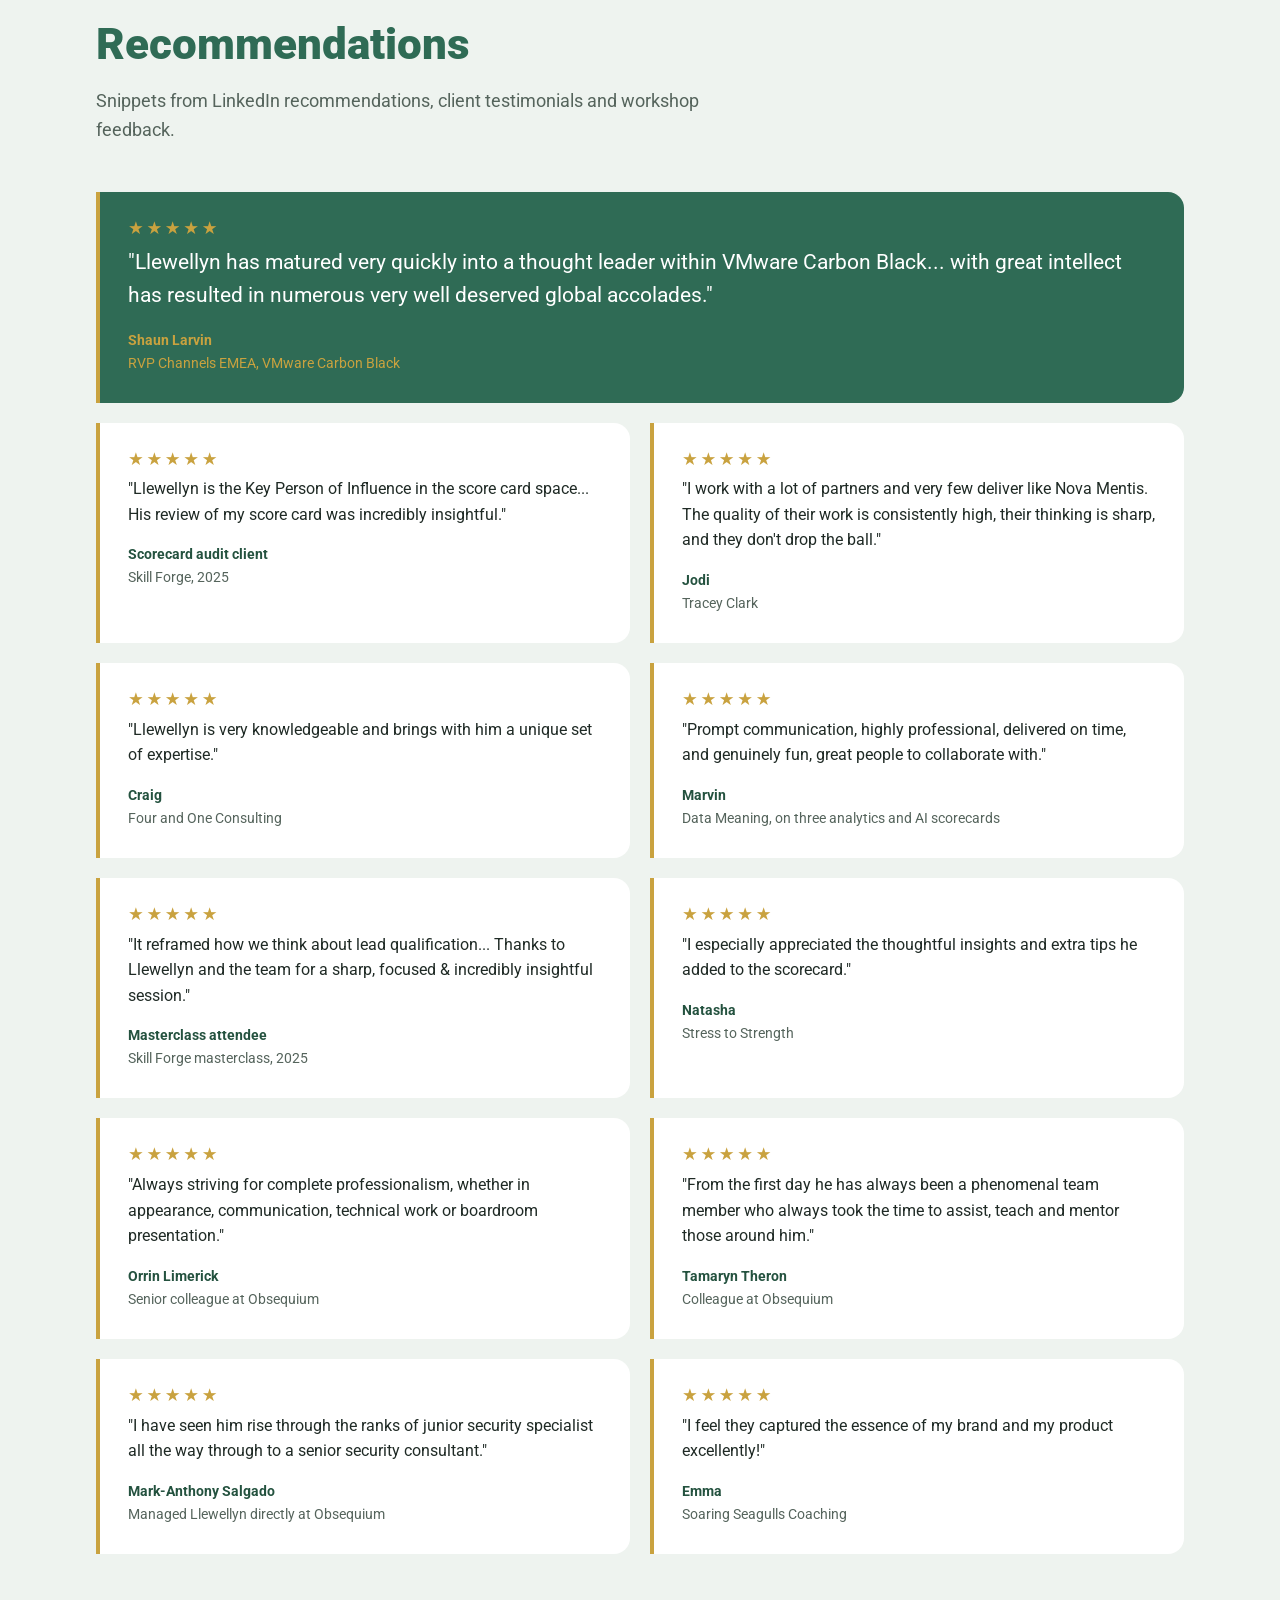
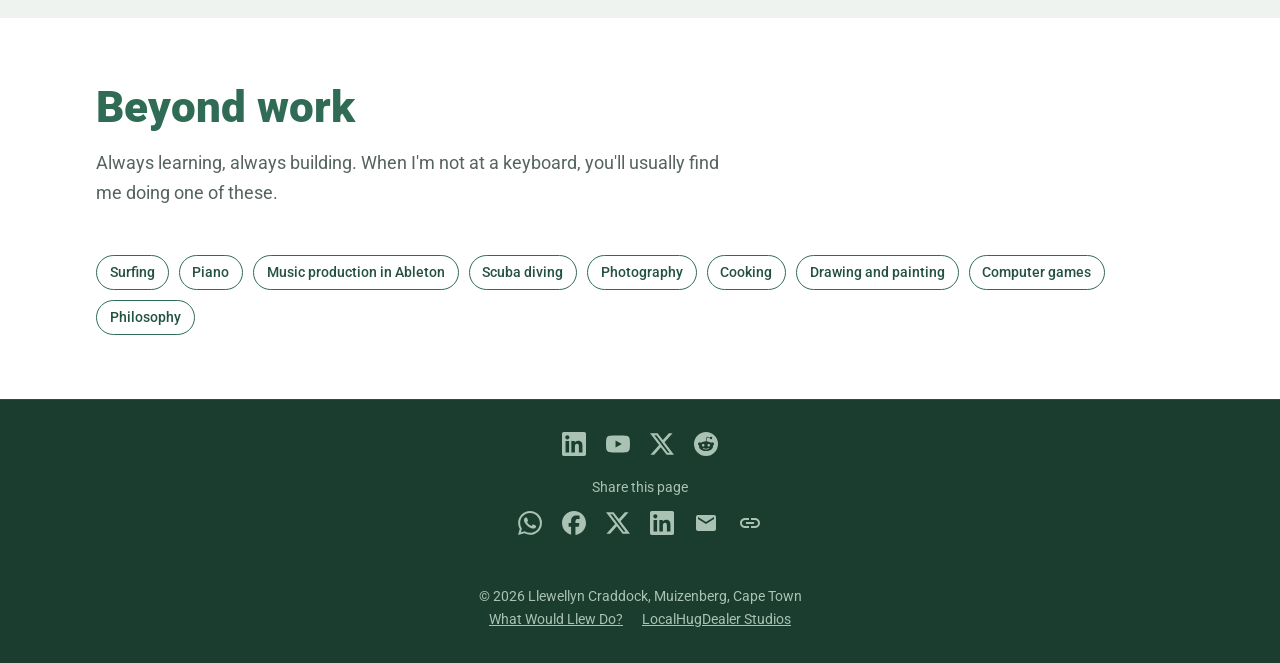
<file: cv.html>
<!doctype html>
<html lang="en-ZA">
<head>
  <meta charset="utf-8">
  <meta name="viewport" content="width=device-width, initial-scale=1">
  <meta name="description" content="Llewellyn Craddock: IT Solutions Engineer, AI engineer and game developer in Cape Town. Full experience, projects, skills and certifications.">
  <title>Llewellyn Craddock | CV</title>
  <link rel="canonical" href="https://whatwouldllewdo.com/cv.html">
  <meta property="og:type" content="profile">
  <meta property="og:site_name" content="What Would Llew Do?">
  <meta property="og:locale" content="en_ZA">
  <meta property="og:url" content="https://whatwouldllewdo.com/cv.html">
  <meta property="og:title" content="Llewellyn Craddock | CV">
  <meta property="og:description" content="IT Solutions Engineer, AI engineer and game developer. Full experience, projects, skills and certifications.">
  <meta property="og:image" content="https://whatwouldllewdo.com/assets/images/link-preview.jpg">
  <meta property="og:image:type" content="image/jpeg">
  <meta property="og:image:width" content="1200">
  <meta property="og:image:height" content="630">
  <meta property="og:image:alt" content="What Would Llew Do? Tech support that speaks your language. Friendly one-on-one help with everyday tech, Excel, AI and more. Just message me on WhatsApp. whatwouldllewdo.com">
  <meta property="profile:first_name" content="Llewellyn">
  <meta property="profile:last_name" content="Craddock">
  <meta name="twitter:card" content="summary_large_image">
  <script type="application/ld+json">
  {
    "@context": "https://schema.org",
    "@type": "ProfilePage",
    "url": "https://whatwouldllewdo.com/cv.html",
    "mainEntity": {
      "@type": "Person",
      "@id": "https://whatwouldllewdo.com/#llew",
      "name": "Llewellyn Craddock",
      "alternateName": "Llew",
      "jobTitle": "IT Solutions Engineer, AI Engineer and Game Developer",
      "image": "https://whatwouldllewdo.com/assets/images/profile.jpg",
      "url": "https://whatwouldllewdo.com/cv.html",
      "address": {
        "@type": "PostalAddress",
        "addressLocality": "Muizenberg, Cape Town",
        "addressCountry": "ZA"
      },
      "sameAs": [
        "https://www.linkedin.com/in/llewellyn-craddock-590366113/",
        "https://www.youtube.com/@llewellyncraddock",
        "https://x.com/LocalHugDealer7",
        "https://www.reddit.com/user/Marblagin/",
        "https://github.com/localhugdealer",
        "https://localhugdealer.itch.io/",
        "https://www.localhugdealer.com/"
      ]
    }
  }
  </script>
  <link rel="icon" type="image/svg+xml" href="assets/images/favicon.svg">
  <link rel="preconnect" href="https://fonts.googleapis.com">
  <link rel="preconnect" href="https://fonts.gstatic.com" crossorigin>
  <link rel="stylesheet" href="https://fonts.googleapis.com/css2?family=Roboto:ital,wght@0,400;0,500;0,700;0,900;1,400&display=swap">
  <link rel="stylesheet" href="assets/css/base.css">
  <style>
    section {
      padding: 4rem 2rem;
    }

    h3 {
      margin: 0;
      font-size: 1.2rem;
      color: var(--green-dark);
    }

    /* Header */
    .cv-head {
      display: grid;
      grid-template-columns: auto 1fr;
      align-items: center;
      gap: 2.5rem;
      max-width: var(--page);
      margin: 0 auto;
      padding: 2rem 2rem 4rem;
    }

    .cv-photo {
      width: 11rem;
      aspect-ratio: 1;
      object-fit: cover;
      border: 5px solid var(--gold);
      border-radius: 50%;
    }

    .cv-head h1 {
      margin: 0;
      font-size: clamp(2.25rem, 5vw, 3.5rem);
      font-weight: 900;
      line-height: 1.05;
    }

    .role-line {
      margin: 0.4rem 0 0.75rem;
      font-size: 1.25rem;
      color: var(--gold);
    }

    .contact {
      margin: 0 0 1.5rem;
      color: var(--mist);
    }

    .summary p {
      max-width: 48rem;
      font-size: 1.1rem;
    }

    /* Career timeline */
    .timeline {
      margin: 0;
      padding: 0 0 0 2rem;
      border-left: 3px solid var(--sage);
      list-style: none;
    }

    .timeline li {
      position: relative;
      margin-bottom: 2rem;
    }

    .timeline li::before {
      content: "";
      position: absolute;
      top: 0.35rem;
      left: calc(-2rem - 9px);
      width: 15px;
      height: 15px;
      border: 3px solid var(--green);
      border-radius: 50%;
      background: var(--gold);
    }

    .year {
      font-weight: 900;
      color: var(--green-dark);
    }

    .timeline p {
      max-width: 44rem;
      margin: 0.25rem 0 0;
      color: var(--muted);
    }

    /* Experience */
    .role {
      padding: 2rem 0;
      border-top: 1px solid var(--sage);
    }

    .role-head {
      display: flex;
      flex-wrap: wrap;
      justify-content: space-between;
      gap: 0.25rem 1rem;
    }

    .org {
      margin: 0.15rem 0 0.75rem;
      font-weight: 500;
      color: var(--green);
    }

    .when {
      font-weight: 500;
      color: var(--muted);
    }

    .role ul {
      margin: 0;
      padding-left: 1.2rem;
    }

    .role li {
      margin-bottom: 0.4rem;
    }

    /* Projects, skills and certifications share an auto-filling grid. */
    .grid {
      display: grid;
      grid-template-columns: repeat(auto-fill, minmax(min(20rem, 100%), 1fr));
      gap: 1.25rem;
    }

    .card .when {
      display: block;
      margin-bottom: 0.75rem;
      font-size: 0.9rem;
    }

    .card a {
      color: var(--green);
      font-weight: 500;
    }

    .skill-group h3 {
      font-size: 1.05rem;
    }

    .skill-group .chips {
      margin-top: 0.75rem;
    }

    .certs h3 {
      margin-bottom: 0.5rem;
      font-size: 1.05rem;
    }

    .certs ul {
      margin: 0;
      padding-left: 1.2rem;
      color: var(--muted);
    }

    .edu {
      display: grid;
      gap: 1.25rem;
    }

    .edu p {
      margin: 0.25rem 0 0;
      color: var(--muted);
    }

    .beyond .chips li {
      background: var(--white);
    }

    .pdf-hint {
      margin: 0.75rem 0 0;
      font-size: 0.85rem;
      color: var(--sage);
    }

    .print-only {
      display: none;
    }

    @media screen and (max-width: 800px) {
      .cv-head {
        grid-template-columns: 1fr;
        justify-items: center;
        text-align: center;
      }

      .actions {
        justify-content: center;
      }
    }

    /* The PDF comes from the browser's print dialog, so this block is the PDF layout.
       It favours flowing text over boxed cards, because boxes cannot split across pages
       and leave large gaps. */
    @media print {
      /* The footer names the owner on every page, so a loose printed page is still identifiable. */
      @page {
        size: A4;
        margin: 12mm 14mm 14mm;

        @bottom-center {
          content: "Llewellyn Craddock, CV, page " counter(page) " of " counter(pages);
          font-family: Roboto, sans-serif;
          font-size: 8pt;
        }
      }

      body {
        font-size: 9.5pt;
        line-height: 1.4;
      }

      nav,
      .skip-link,
      .actions,
      .screen-only,
      .site-footer {
        display: none !important;
      }

      .print-only {
        display: block;
      }

      .hero,
      .band {
        background: none;
        color: var(--ink);
      }

      .cv-head {
        padding: 0 0 3mm;
        gap: 5mm;
        border-bottom: 2px solid var(--green);
      }

      .cv-photo {
        width: 24mm;
        border-width: 2px;
      }

      .cv-head h1 {
        color: var(--green);
        font-size: 22pt;
      }

      .role-line {
        margin: 1mm 0 2mm;
        color: var(--green-dark);
        font-size: 12pt;
      }

      .contact {
        margin: 0;
        color: var(--ink);
        font-size: 9pt;
      }

      /* Printed links can't be clicked, so each header link shows a short readable address. */
      .contact a[data-print] {
        font-weight: 500;
        white-space: nowrap;
      }

      .contact a[data-print]::after {
        content: ": " attr(data-print);
        font-weight: 400;
      }

      section {
        max-width: none;
        padding: 4mm 0 0;
      }

      h2 {
        margin: 0 0 2mm;
        padding-bottom: 1mm;
        border-bottom: 1px solid var(--sage);
        font-size: 13pt;
      }

      h3 {
        font-size: 10.5pt;
      }

      h2,
      h3,
      .role-head,
      .org,
      .card .when {
        break-after: avoid;
      }

      .lead {
        display: none;
      }

      .summary p {
        margin: 0 0 2mm;
        font-size: 9.5pt;
      }

      .role {
        padding: 2mm 0;
        border-top: 0;
      }

      .org {
        margin: 0 0 1mm;
      }

      .role li {
        margin-bottom: 0.5mm;
        break-inside: avoid;
      }

      /* Keep each role heading with at least its first bullet. */
      .role li:first-child {
        break-before: avoid;
      }

      /* Projects print as a plain list of entries rather than boxed cards. */
      .grid {
        display: block;
      }

      /* Project entries mirror the Experience layout: title left, date right. */
      .card {
        margin-bottom: 2.5mm;
        padding: 0;
        border: 0;
        border-radius: 0;
        break-inside: avoid;
        display: grid;
        grid-template-columns: 1fr auto;
        column-gap: 4mm;
        align-items: baseline;
      }

      .card h3 {
        margin: 0 0 0.5mm;
        font-size: 10.5pt;
        color: var(--green-dark);
      }

      .card .when {
        margin: 0;
        font-size: 9pt;
        text-align: right;
      }

      .card p {
        grid-column: 1 / -1;
        color: var(--ink);
      }

      /* Dates and organisation lines in ink, so they survive printing and photocopying. */
      .when {
        color: var(--ink);
      }

      /* Skills, certifications and awards print as one row per group:
         the group name on the left and its items as a single run of text. */
      .print-rows > div {
        display: grid;
        grid-template-columns: 40mm 1fr;
        gap: 4mm;
        margin-bottom: 1.5mm;
        break-inside: avoid;
      }

      /* Row labels sit beside their items, so they must not carry the heading
         "keep with next" rule, which would make the whole section unbreakable. */
      .print-rows h3 {
        break-after: auto;
        margin: 0;
        font-size: 9.5pt;
      }

      .print-rows ul,
      .print-rows .chips {
        display: block;
        margin: 0;
        padding: 0;
        list-style: none;
      }

      .print-rows li {
        display: inline;
        margin: 0;
        padding: 0;
        border: 0;
        color: var(--ink);
        font-size: 9.5pt;
        font-weight: 400;
      }

      .print-rows li + li::before {
        content: " \00B7  ";
        color: var(--gold);
      }

      .edu {
        gap: 1.5mm;
      }

      .edu p {
        margin: 0;
        color: var(--ink);
      }

      /* Recommendations print as compact quotes in two columns. */
      .quotes {
        gap: 2mm 6mm;
      }

      blockquote,
      blockquote.featured {
        padding: 0 0 0 3mm;
        border-left-width: 2px;
        border-radius: 0;
        background: none;
        color: var(--ink);
        break-inside: avoid;
      }

      blockquote::before,
      blockquote.featured::before {
        margin-bottom: 0.5mm;
        color: var(--gold);
        font-size: 8pt;
      }

      blockquote p,
      blockquote.featured p {
        margin: 0 0 0.5mm;
        font-size: 9pt;
        font-style: italic;
      }

      blockquote footer,
      blockquote.featured footer {
        font-size: 8.5pt;
        color: var(--ink);
      }

      blockquote .who,
      blockquote.featured .who {
        display: inline;
        color: var(--green-dark);
      }

      blockquote .who::after {
        content: ", ";
      }

      a {
        text-decoration: none;
      }
    }
  </style>
  <script src="assets/js/share.js" defer></script>
</head>
<body>
  <!-- Share icons, drawn once and reused by every share row through <use>. Brand icons are from Simple Icons, the envelope, share and link icons from Material Icons. -->
  <svg class="icon-sprite" aria-hidden="true">
    <symbol id="icon-whatsapp" viewBox="0 0 24 24"><path d="M17.472 14.382c-.297-.149-1.758-.867-2.03-.967-.273-.099-.471-.148-.67.15-.197.297-.767.966-.94 1.164-.173.199-.347.223-.644.075-.297-.15-1.255-.463-2.39-1.475-.883-.788-1.48-1.761-1.653-2.059-.173-.297-.018-.458.13-.606.134-.133.298-.347.446-.52.149-.174.198-.298.298-.497.099-.198.05-.371-.025-.52-.075-.149-.669-1.612-.916-2.207-.242-.579-.487-.5-.669-.51-.173-.008-.371-.01-.57-.01-.198 0-.52.074-.792.372-.272.297-1.04 1.016-1.04 2.479 0 1.462 1.065 2.875 1.213 3.074.149.198 2.096 3.2 5.077 4.487.709.306 1.262.489 1.694.625.712.227 1.36.195 1.871.118.571-.085 1.758-.719 2.006-1.413.248-.694.248-1.289.173-1.413-.074-.124-.272-.198-.57-.347m-5.421 7.403h-.004a9.87 9.87 0 0 1-5.031-1.378l-.361-.214-3.741.982.998-3.648-.235-.374a9.86 9.86 0 0 1-1.51-5.26c.001-5.45 4.436-9.884 9.888-9.884 2.64 0 5.122 1.03 6.988 2.898a9.825 9.825 0 0 1 2.893 6.994c-.003 5.45-4.437 9.884-9.885 9.884m8.413-18.297A11.815 11.815 0 0 0 12.05 0C5.495 0 .16 5.335.157 11.892c0 2.096.547 4.142 1.588 5.945L.057 24l6.305-1.654a11.882 11.882 0 0 0 5.683 1.448h.005c6.554 0 11.89-5.335 11.893-11.893a11.821 11.821 0 0 0-3.48-8.413Z"/></symbol>
    <symbol id="icon-facebook" viewBox="0 0 24 24"><path d="M9.101 23.691v-7.98H6.627v-3.667h2.474v-1.58c0-4.085 1.848-5.978 5.858-5.978.401 0 .955.042 1.468.103a8.68 8.68 0 0 1 1.141.195v3.325a8.623 8.623 0 0 0-.653-.036 26.805 26.805 0 0 0-.733-.009c-.707 0-1.259.096-1.675.309a1.686 1.686 0 0 0-.679.622c-.258.42-.374.995-.374 1.752v1.297h3.919l-.386 2.103-.287 1.564h-3.246v8.245C19.396 23.238 24 18.179 24 12.044c0-6.627-5.373-12-12-12s-12 5.373-12 12c0 5.628 3.874 10.35 9.101 11.647Z"/></symbol>
    <symbol id="icon-x" viewBox="0 0 24 24"><path d="M18.901 1.153h3.68l-8.04 9.19L24 22.846h-7.406l-5.8-7.584-6.638 7.584H.474l8.6-9.83L0 1.154h7.594l5.243 6.932ZM17.61 20.644h2.039L6.486 3.24H4.298Z"/></symbol>
    <symbol id="icon-linkedin" viewBox="0 0 24 24"><path d="M20.447 20.452h-3.554v-5.569c0-1.328-.027-3.037-1.852-3.037-1.853 0-2.136 1.445-2.136 2.939v5.667H9.351V9h3.414v1.561h.046c.477-.9 1.637-1.85 3.37-1.85 3.601 0 4.267 2.37 4.267 5.455v6.286zM5.337 7.433c-1.144 0-2.063-.926-2.063-2.065 0-1.138.92-2.063 2.063-2.063 1.14 0 2.064.925 2.064 2.063 0 1.139-.925 2.065-2.064 2.065zm1.782 13.019H3.555V9h3.564v11.452zM22.225 0H1.771C.792 0 0 .774 0 1.729v20.542C0 23.227.792 24 1.771 24h20.451C23.2 24 24 23.227 24 22.271V1.729C24 .774 23.2 0 22.222 0h.003z"/></symbol>
    <symbol id="icon-mail" viewBox="0 0 24 24"><path d="M20 4H4a2 2 0 0 0-2 2v12a2 2 0 0 0 2 2h16a2 2 0 0 0 2-2V6a2 2 0 0 0-2-2zm0 4-8 5-8-5V6l8 5 8-5z"/></symbol>
    <symbol id="icon-share" viewBox="0 0 24 24"><path d="M18 16.08c-.76 0-1.44.3-1.96.77L8.91 12.7c.05-.23.09-.46.09-.7s-.04-.47-.09-.7l7.05-4.11c.54.5 1.25.81 2.04.81 1.66 0 3-1.34 3-3s-1.34-3-3-3-3 1.34-3 3c0 .24.04.47.09.7L8.04 9.81C7.5 9.31 6.79 9 6 9c-1.66 0-3 1.34-3 3s1.34 3 3 3c.79 0 1.5-.31 2.04-.81l7.12 4.16c-.05.21-.08.43-.08.65 0 1.61 1.31 2.92 2.92 2.92s2.92-1.31 2.92-2.92-1.31-2.92-2.92-2.92z"/></symbol>
    <symbol id="icon-link" viewBox="0 0 24 24"><path d="M3.9 12c0-1.71 1.39-3.1 3.1-3.1h4V7H7c-2.76 0-5 2.24-5 5s2.24 5 5 5h4v-1.9H7c-1.71 0-3.1-1.39-3.1-3.1zM8 13h8v-2H8v2zm9-6h-4v1.9h4c1.71 0 3.1 1.39 3.1 3.1s-1.39 3.1-3.1 3.1h-4V17h4c2.76 0 5-2.24 5-5s-2.24-5-5-5z"/></symbol>
  </svg>
  <a class="skip-link" href="#main">Skip to content</a>
  <header class="hero">
    <nav aria-label="Main">
      <a class="brand" href="index.html">What Would <span>Llew</span> Do?</a>
      <a href="#timeline">Timeline</a>
      <a href="#experience">Experience</a>
      <a href="#projects">Projects</a>
      <a href="#skills">Skills</a>
      <a class="nav-keep" href="https://wa.me/27645210967?text=Hi%20Llew%2C%20I%20need%20a%20hand%20with%20something.">WhatsApp me</a>
    </nav>

    <div class="cv-head">
      <img class="cv-photo" src="assets/images/profile.jpg" width="640" height="640" alt="Llewellyn Craddock">
      <div>
        <h1>Llewellyn Craddock</h1>
        <p class="role-line">IT Solutions Engineer, AI Engineer and Game Developer</p>
        <p class="contact">
          Muizenberg, Cape Town, South Africa
          &middot; <a href="https://www.linkedin.com/in/llewellyn-craddock-590366113/" data-print="linkedin.com/in/llewellyn-craddock-590366113">LinkedIn</a>
          &middot; <a href="https://github.com/localhugdealer" data-print="github.com/localhugdealer">GitHub</a>
          &middot; <a href="https://localhugdealer.itch.io/" data-print="localhugdealer.itch.io">itch.io</a>
          <span class="print-only">Phone and email available on request.</span>
        </p>
        <div class="actions">
          <button class="btn btn-gold" type="button" onclick="window.print()">Download PDF</button>
          <a class="btn btn-ghost" href="index.html">Back to What Would Llew Do</a>
        </div>
        <p class="pdf-hint screen-only">Download PDF opens your print dialog. Choose "Save as PDF" as the destination.</p>
      </div>
    </div>
  </header>

  <main id="main">
    <section id="summary" class="summary">
      <h2>Profile</h2>
      <p>IT Solutions Engineer with more than 10 years of experience bridging enterprise customers and technical delivery. I spent five years at VMware Carbon Black as a Specialist Solutions Engineer across EMEA, running architecture advisory, demos and proof of concepts for enterprise security deployments.</p>
      <p>From 2023 to 2026 I founded and directed Nova Mentis, where I built Nova Nexus, a production multi-tenant AI decision support platform in Python with Pydantic AI and the OpenAI API, and opened it to 40+ early access users. I now make games as LocalHugDealer Studios.</p>
      <p>What ties it together is a habit of asking "why" until the real problem shows up, then explaining the answer in plain English. I'm comfortable moving between a customer architecture conversation and the codebase in the same day, and I get real satisfaction from coaching the people around me.</p>
    </section>

    <div class="band screen-only">
      <section id="timeline">
        <h2>How I got here</h2>
        <p class="lead">The short version of how a kid at the family computer ended up in cybersecurity, AI and game design.</p>
        <ol class="timeline">
          <li>
            <span class="year">2004 to 2015</span>
            <h3>School years</h3>
            <p>King Edward VI Preparatory, St John's Preparatory and St John's College. IT, Advanced Mathematics and Dramatic Arts in the classroom, rowing, hockey and cricket outside it.</p>
          </li>
          <li>
            <span class="year">2016</span>
            <h3>A gap year and a fork in the road</h3>
            <p>During a gap year I studied CompTIA Security+ through New Mexico Ruidoso College. I was booked on a game design course at Learn3D for 2017, then a job offer came along and I took the career safe route into IT. Game design stayed with me in every spare moment after that.</p>
          </li>
          <li>
            <span class="year">2016</span>
            <h3>Into cybersecurity</h3>
            <p>Joined Netxactics, a security distributor, supporting partners and customers on Sophos, Rapid7, Thycotic, Flexera and Altaro, and running my first pre-sales demos.</p>
          </li>
          <li>
            <span class="year">2017</span>
            <h3>Managed security</h3>
            <p>Took on work for Obsequium, Netxactics' sister company, looking after managed customer environments: firewalls, Rapid7 InsightIDR and Nexpose, and Sophos deployments.</p>
          </li>
          <li>
            <span class="year">2019</span>
            <h3>A move to the UK</h3>
            <p>Moved to the UK in April and joined Carbon Black as a Solutions Engineer a few weeks later. Carbon Black became part of VMware later that year.</p>
          </li>
          <li>
            <span class="year">2020</span>
            <h3>Lockdown and the Digital Consultant</h3>
            <p>Started the VMware Digital Consultant project, which grew to 70+ multilingual security assessments. Lockdown was a difficult stretch, spent largely alone in a small flat, and it planted the seed for Nova Nexus: the personalised guidance I needed and couldn't find.</p>
          </li>
          <li>
            <span class="year">2021</span>
            <h3>MVP of the year</h3>
            <p>Named MVP of FY21 among all solution engineers globally across the business unit, and received the Perseverance Award from the Dell Synergy Team for getting the Dell channel up and running.</p>
          </li>
          <li>
            <span class="year">2022</span>
            <h3>Analytics and philosophy</h3>
            <p>Built the Solution Engineering Analytics Suite in Power BI, adopted as standard tooling across the group. Began studying Advaita Vedanta at the School of Practical Philosophy.</p>
          </li>
          <li>
            <span class="year">2023</span>
            <h3>Mentoring and a new company</h3>
            <p>Designed and led a mentorship programme for commercial solution engineers that lifted product knowledge by 20% to 40%. Completed VMware's Aspiring Manager programme, and founded Nova Mentis in August.</p>
          </li>
          <li>
            <span class="year">2024</span>
            <h3>Moving on from VMware</h3>
            <p>After Broadcom acquired VMware and restructured the team, I chose to move on in February rather than continue through a contractor route. Started building Nova Nexus in November.</p>
          </li>
          <li>
            <span class="year">Late 2024 to 2026</span>
            <h3>Skill Forge</h3>
            <p>Through Nova Mentis and as an official ScoreApp partner, built lead generation scorecards for coaches, consultancies, and legal and data firms, and ran masterclasses, scorecard audits and marketing direction workshops.</p>
          </li>
          <li>
            <span class="year">Early 2026</span>
            <h3>Nova Nexus early access</h3>
            <p>Opened early access to 40+ users, with one-on-one vision workshops and demo sessions. Selected for the City of Cape Town Youth Start Entrepreneurial Challenge, one of 150 participants from 700+ applicants.</p>
          </li>
          <li>
            <span class="year">Mid 2026</span>
            <h3>Game design, finally</h3>
            <p>Put Nova Mentis on hold and opened LocalHugDealer Studios. Learnt Godot in a week, then built Trust No 1 for the Brackeys Game Jam and placed #41 for enjoyment out of 2,248 ranked entries. Now building Enemy No. 1.</p>
          </li>
        </ol>
      </section>
    </div>

    <section id="experience">
      <h2>Experience</h2>

      <article class="role">
        <div class="role-head">
          <h3>Game Developer and Founder</h3>
          <span class="when">Aug 2026 to present</span>
        </div>
        <p class="org">LocalHugDealer Studios, Cape Town (remote)</p>
        <ul>
          <li>Founded a solo indie game studio and built its brand and website. Code lives on the <a href="https://github.com/localhugdealer-studios">studio GitHub</a>.</li>
          <li>Writing the music for the games in Ableton, drawing on music production since 2020.</li>
          <li>Building Enemy No. 1, a twin-stick action roguelite in Godot where your number is your health, your size and your damage.</li>
          <li>Built Trust No 1 in two weeks for the Brackeys 2026.2 Game Jam, learning Godot from scratch. Placed #41 for enjoyment and #50 for gameplay out of 2,248 ranked entries, with 74 ratings.</li>
        </ul>
      </article>

      <article class="role">
        <div class="role-head">
          <h3>Founder and Director</h3>
          <span class="when">Aug 2023 to Aug 2026</span>
        </div>
        <p class="org">Nova Mentis, Cape Town (remote)</p>
        <ul>
          <li>Built Nova Nexus, a multi-tenant AI decision support platform in Python, using Pydantic AI, the OpenAI API and Anvil, deployed to production with paying users.</li>
          <li>Engineered the reliability layer: per-call telemetry capturing tokens, USD cost, latency and errors, schema-validated structured outputs with automatic retry on validation failure, and a prompt and schema registry.</li>
          <li>Implemented semantic recommendations using OpenAI embeddings with cosine similarity, blended with evaluation scores so ranking reflects impact rather than topical similarity alone.</li>
          <li>Designed multi-tenant isolation with per-tenant API key scoping and tenant-filtered retrieval.</li>
          <li>Ran Skill Forge, a scorecard service built on ScoreApp as an official partner. Led the design of lead generation scorecards for clients including Four and One Consulting, Abantu Coaching, Data Meaning, Legal Ninjas, Tracey Clark, Stress to Strength and Soaring Seagulls Coaching.</li>
          <li>Ran Skill Forge masterclasses on lead qualification, scorecard audits and marketing direction workshops.</li>
          <li>Directed web applications built with Python, Node.js, Anvil and Docker, and mobile applications built with Flutter and FlutterFlow, across cloud and local deployment.</li>
          <li>Designed and built websites and ran marketing campaigns to support the product launch.</li>
        </ul>
      </article>

      <article class="role">
        <div class="role-head">
          <h3>Specialist Solutions Engineer, Security, EMEA</h3>
          <span class="when">May 2019 to Feb 2024</span>
        </div>
        <p class="org">VMware Carbon Black</p>
        <ul>
          <li>Ran pre-sales technical delivery for enterprise cybersecurity deployments across EMEA, covering next-gen antivirus, endpoint detection and response, and application control: requirements scoping, architecture advisory, demos, proof of concepts and post-sale configuration guidance.</li>
          <li>Worked closely with Dell teams on technical training, support and joint account planning for Dell and commercial customers.</li>
          <li>Architected and led the VMware Digital Consultant, a library of 70+ multilingual security assessments aligned to frameworks like NIST.</li>
          <li>Built the team's Power BI analytics suite (skills matrix, engagement request tracking, activity reporting), adopted as standard tooling across the group.</li>
          <li>Wrote Python tools to automate team workflows, and helped set processes and standards for the team.</li>
          <li>Mentored solution engineers and designed a technical assessment framework and coaching programme.</li>
          <li>Named MVP of FY21 among all solution engineers globally across the business unit, and received the Dell Synergy Team Perseverance Award in 2021.</li>
        </ul>
      </article>

      <article class="role">
        <div class="role-head">
          <h3>Technical Support Engineer</h3>
          <span class="when">Jan 2017 to Mar 2019</span>
        </div>
        <p class="org">Obsequium, Johannesburg</p>
        <ul>
          <li>Looked after managed customer environments: firewalls, Rapid7 InsightIDR and Nexpose instances, and Sophos antivirus deployments.</li>
          <li>Deployed security tools including antivirus, firewalls, vulnerability scanners and privileged access management.</li>
          <li>Worked across both managed customers and distribution partners, as Obsequium and its sister company Netxactics shared one technical team.</li>
        </ul>
      </article>

      <article class="role">
        <div class="role-head">
          <h3>Technical Support</h3>
          <span class="when">Jul 2016 to Jan 2019</span>
        </div>
        <p class="org">Netxactics</p>
        <ul>
          <li>Provided technical support and product help to partners and end users for a security distributor carrying Sophos, Rapid7, Thycotic, Flexera and Altaro.</li>
          <li>Ran pre-sales product demos and proof of concepts for partners and end users.</li>
        </ul>
      </article>
    </section>

    <div class="band">
      <section id="projects">
        <h2>Significant projects</h2>
        <div class="grid">
          <article class="card">
            <h3>Enemy No. 1</h3>
            <span class="when">Aug 2026 to present, LocalHugDealer Studios</span>
            <p>Twin-stick action roguelite set on the number line, taking its escalating runs from Risk of Rain and its eat, grow and split mechanics from agar.io. Your number is your health, your size and your damage.</p>
          </article>
          <article class="card">
            <h3>Trust No 1</h3>
            <span class="when">Aug 2026, LocalHugDealer Studios</span>
            <p>Solo Godot game for the Brackeys 2026.2 Game Jam, themed "Trust No One". 0 has been captured by Numero Uno, and every number containing a 1 is corrupt. Placed #41 for enjoyment out of 2,248 ranked entries. <a href="https://localhugdealer.itch.io/trust-no-1">Play it on itch.io</a></p>
          </article>
          <article class="card">
            <h3>Grounded Citation Agent</h3>
            <span class="when">Personal project</span>
            <p>LangGraph agent that answers questions from a knowledge base and verifies its own citations. A verification node checks every cited source against what retrieval actually returned, catching hallucinated sources and uncited claims, and routes ungrounded answers back to the model for correction. Built to explore reliability patterns for production RAG systems.</p>
          </article>
          <article class="card">
            <h3>Nova Nexus</h3>
            <span class="when">Nov 2024 to Jul 2026, Nova Mentis</span>
            <p>Multi-tenant AI vision and decision support platform, built and shipped solo in Python and Anvil. Pydantic AI orchestrates OpenAI structured-output calls against validated schemas. Includes per-call telemetry with tenant attribution, a prompt and schema registry, token-based billing with pre-deduction and per-tenant API key scoping. Semantic recommendations use text-embedding-3-small with cosine similarity blended with evaluation scores. Launched an early access programme with 40+ users.</p>
          </article>
          <article class="card">
            <h3>Skill Forge scorecards</h3>
            <span class="when">2024 to 2026, Nova Mentis</span>
            <p>Bespoke lead generation scorecards on ScoreApp: a short interactive assessment, a scored results page and tailored next steps. Built for seven named clients, from a Digital Learning Culture Scorecard and an AI Readiness assessment to a Legal Gap Analysis and a Workplace Wellbeing Scan.</p>
          </article>
          <article class="card">
            <h3>Carbon Black Mentorship</h3>
            <span class="when">Jan 2023 to Feb 2024, VMware Carbon Black</span>
            <p>Designed and led a coaching and mentorship programme for commercial solution engineers, including a technical assessment framework and tailored sessions that drove a 20% to 40% increase in product knowledge.</p>
          </article>
          <article class="card">
            <h3>Solution Engineering Analytics Suite</h3>
            <span class="when">Jan 2022 to Aug 2023, VMware Carbon Black</span>
            <p>Power BI dashboards giving management visibility of team capacity, skills coverage and engagement volume: a Skills Matrix built on Microsoft Forms data, an Engagement Request Dashboard and an Activities Dashboard combining manual and Power Automate logging. Adopted as standard tracking tools across the group.</p>
          </article>
          <article class="card">
            <h3>VMware Digital Consultant</h3>
            <span class="when">Oct 2020 to Feb 2024, VMware Carbon Black</span>
            <p>Technical lead, assessment coordinator and platform admin. Designed 70+ multilingual assessments aligned to frameworks like NIST, built a Power BI dashboard and leaderboards to track adoption, and created go to market presentations for sellers globally. Secured the Cybersecurity Assessment's place on VMware's internal Sales Vault and Carbon Black Tech Zone.</p>
          </article>
        </div>
      </section>
    </div>

    <section id="skills">
      <h2>Skills</h2>
      <div class="grid print-rows">
        <div class="skill-group">
          <h3>AI engineering</h3>
          <ul class="chips">
            <li>Python</li><li>LangChain</li><li>LangGraph</li><li>Pydantic AI</li><li>RAG</li><li>Vector embeddings</li><li>Agent and tool-calling design</li><li>Structured outputs</li><li>OpenAI API</li><li>Anthropic API</li><li>Google AI APIs</li><li>Neo4j</li><li>Claude Code</li><li>Cursor</li>
          </ul>
        </div>
        <div class="skill-group">
          <h3>Software and production</h3>
          <ul class="chips">
            <li>Anvil</li><li>Node.js</li><li>Docker</li><li>AWS</li><li>Flutter</li><li>FlutterFlow</li><li>Multi-tenancy</li><li>Telemetry and cost tracking</li><li>Schema validation</li><li>SQL</li><li>Shell scripting</li><li>Website design and build</li>
          </ul>
        </div>
        <div class="skill-group">
          <h3>Solutions engineering</h3>
          <ul class="chips">
            <li>Requirements scoping</li><li>Architecture advisory</li><li>Demos</li><li>Proof of concepts</li><li>Cloud and on-prem deployment</li><li>Implementation support</li><li>Technical documentation</li><li>Presentations</li>
          </ul>
        </div>
        <div class="skill-group">
          <h3>Cybersecurity</h3>
          <ul class="chips">
            <li>Endpoint security</li><li>EDR</li><li>Next-gen antivirus</li><li>Application control</li><li>Vulnerability management</li><li>Firewalls</li><li>SIEM and log management</li><li>Incident response</li><li>Penetration testing</li><li>Privileged access management</li><li>RBAC</li><li>NIST</li><li>Active Directory</li><li>Group Policy</li><li>Windows, macOS and Linux</li><li>VMware ESXi</li>
          </ul>
        </div>
        <div class="skill-group">
          <h3>Data and automation</h3>
          <ul class="chips">
            <li>Power BI</li><li>Power Automate</li><li>Microsoft Forms</li><li>Excel</li><li>ScoreApp</li><li>Scorecards and assessments</li>
          </ul>
        </div>
        <div class="skill-group">
          <h3>Game design and creative</h3>
          <ul class="chips">
            <li>Godot</li><li>Unity</li><li>Aseprite</li><li>Game design</li><li>Prototyping</li><li>System design</li><li>Ableton</li><li>Music production</li><li>Piano</li>
          </ul>
        </div>
        <div class="skill-group">
          <h3>Leadership and people</h3>
          <ul class="chips">
            <li>Coaching and mentoring</li><li>Team leadership</li><li>Assessment design</li><li>Community building</li><li>Content creation</li><li>Strategic planning</li>
          </ul>
        </div>
      </div>
    </section>

    <div class="band">
      <section id="certifications">
        <h2>Certifications</h2>
        <div class="grid certs print-rows">
          <div>
            <h3>AI and data</h3>
            <ul>
              <li>Foundation: Introduction to LangChain (Python), LangChain (2026)</li>
              <li>Neo4j and LLM Fundamentals, Neo4j (2024)</li>
            </ul>
          </div>
          <div>
            <h3>Security foundations</h3>
            <ul>
              <li>VMware Security Technical Associate (2022)</li>
              <li>CompTIA Security+ (2016)</li>
            </ul>
          </div>
          <div>
            <h3>Carbon Black</h3>
            <ul>
              <li>Response Cloud Administrator (2019)</li>
              <li>Protection Associate Consultant (2019)</li>
              <li>Response Associate Consultant (2019)</li>
              <li>Defense Associate Analyst (2019)</li>
            </ul>
          </div>
          <div>
            <h3>Sophos</h3>
            <ul>
              <li>Certified Architect (2018)</li>
              <li>XG UTM Architect (2018)</li>
              <li>XG UTM Engineer (2018)</li>
              <li>Central Engineer (2017)</li>
              <li>SafeGuard Encryption Engineer (2017)</li>
              <li>SG UTM Certified Engineer (2016)</li>
              <li>Endpoint Protection v5.3 and v5.5 (2016)</li>
              <li>Certified Engineer (2016)</li>
            </ul>
          </div>
          <div>
            <h3>Rapid7</h3>
            <ul>
              <li>InsightIDR Certified Specialist (2018)</li>
              <li>InsightVM Certified Administrator (2017)</li>
              <li>AppSpider Certified Specialist (2017)</li>
              <li>Nexpose Certified Administrator (2016)</li>
              <li>Metasploit Pro Certified Specialist (2016)</li>
            </ul>
          </div>
          <div>
            <h3>Thycotic, Centrify</h3>
            <ul>
              <li>Thycotic Privilege Manager (2017)</li>
              <li>Thycotic Secret Server (2017)</li>
              <li>Centrify SaaS (2017)</li>
              <li>Centrify Server Suite (2017)</li>
            </ul>
          </div>
          <div>
            <h3>Leadership</h3>
            <ul>
              <li>VMware Aspiring Manager Training Program (2023)</li>
              <li>Building High Performance Teams, LinkedIn (2023)</li>
              <li>Managing Skills for Remote Workers, LinkedIn (2023)</li>
              <li>VMware Multi-Cloud Mentorship Program (2022)</li>
              <li>OpportunityX Template Author, CapametriX (2021)</li>
            </ul>
          </div>
          <div>
            <h3>Courses and other</h3>
            <ul>
              <li>Complete Music Production with Andrew Huang (Monthly)</li>
              <li>PADI Open Water Scuba Diver (2025)</li>
              <li>First Aid Level 3 (2014)</li>
              <li>First Aid Level 1 (2013)</li>
            </ul>
          </div>
        </div>
      </section>
    </div>

    <section id="education">
      <h2>Education</h2>
      <div class="edu">
        <div>
          <div class="role-head"><h3>The School of Practical Philosophy</h3><span class="when">2022 to present</span></div>
          <p>Study of Advaita Vedanta (non-duality), drawing on Eastern and Western philosophical traditions.</p>
        </div>
        <div>
          <div class="role-head"><h3>New Mexico Ruidoso College</h3><span class="when">2016</span></div>
          <p>CompTIA Security+, studied remotely.</p>
        </div>
        <div>
          <div class="role-head"><h3>St John's College</h3><span class="when">2011 to 2015</span></div>
          <p>Advanced Programme Mathematics, Mathematics, IT, Dramatic Arts, Physical and Chemical Sciences, English Language and Literature. Rowing, hockey and cricket.</p>
        </div>
        <div>
          <div class="role-head"><h3>St John's Preparatory School</h3><span class="when">2008 to 2010</span></div>
        </div>
        <div>
          <div class="role-head"><h3>King Edward VI Preparatory School</h3><span class="when">2004 to 2007</span></div>
        </div>
      </div>
    </section>

    <section id="awards">
      <h2>Awards and communities</h2>
      <div class="grid certs print-rows">
        <div>
          <h3>Awards</h3>
          <ul>
            <li>Perseverance Award, VMware SBU Dell Synergy Team (2021)</li>
            <li>MVP of FY21 among all solution engineers globally across the business unit, VMware Carbon Black (2021)</li>
            <li>The Duke of Edinburgh's International Award, Gold (2015)</li>
            <li>The Duke of Edinburgh's International Award, Bronze (2014)</li>
          </ul>
        </div>
        <div>
          <h3>Startup communities</h3>
          <ul>
            <li>OPUS, founding member (2025 to present)</li>
            <li>Suits &amp; Sneakers, member (2025 to present)</li>
          </ul>
        </div>
      </div>
    </section>

    <div class="band">
      <section id="recommendations">
        <h2>Recommendations</h2>
        <p class="lead">Snippets from LinkedIn recommendations, client testimonials and workshop feedback.</p>
        <div class="quotes">
          <blockquote class="featured">
            <p>"Llewellyn has matured very quickly into a thought leader within VMware Carbon Black... with great intellect has resulted in numerous very well deserved global accolades."</p>
            <footer><span class="who">Shaun Larvin</span>RVP Channels EMEA, VMware Carbon Black</footer>
          </blockquote>
          <blockquote>
            <p>"Llewellyn is the Key Person of Influence in the score card space... His review of my score card was incredibly insightful."</p>
            <footer><span class="who">Scorecard audit client</span>Skill Forge, 2025</footer>
          </blockquote>
          <blockquote>
            <p>"I work with a lot of partners and very few deliver like Nova Mentis. The quality of their work is consistently high, their thinking is sharp, and they don't drop the ball."</p>
            <footer><span class="who">Jodi</span>Tracey Clark</footer>
          </blockquote>
          <blockquote>
            <p>"Llewellyn is very knowledgeable and brings with him a unique set of expertise."</p>
            <footer><span class="who">Craig</span>Four and One Consulting</footer>
          </blockquote>
          <blockquote>
            <p>"Prompt communication, highly professional, delivered on time, and genuinely fun, great people to collaborate with."</p>
            <footer><span class="who">Marvin</span>Data Meaning, on three analytics and AI scorecards</footer>
          </blockquote>
          <blockquote>
            <p>"It reframed how we think about lead qualification... Thanks to Llewellyn and the team for a sharp, focused &amp; incredibly insightful session."</p>
            <footer><span class="who">Masterclass attendee</span>Skill Forge masterclass, 2025</footer>
          </blockquote>
          <blockquote>
            <p>"I especially appreciated the thoughtful insights and extra tips he added to the scorecard."</p>
            <footer><span class="who">Natasha</span>Stress to Strength</footer>
          </blockquote>
          <blockquote>
            <p>"Always striving for complete professionalism, whether in appearance, communication, technical work or boardroom presentation."</p>
            <footer><span class="who">Orrin Limerick</span>Senior colleague at Obsequium</footer>
          </blockquote>
          <blockquote>
            <p>"From the first day he has always been a phenomenal team member who always took the time to assist, teach and mentor those around him."</p>
            <footer><span class="who">Tamaryn Theron</span>Colleague at Obsequium</footer>
          </blockquote>
          <blockquote>
            <p>"I have seen him rise through the ranks of junior security specialist all the way through to a senior security consultant."</p>
            <footer><span class="who">Mark-Anthony Salgado</span>Managed Llewellyn directly at Obsequium</footer>
          </blockquote>
          <blockquote>
            <p>"I feel they captured the essence of my brand and my product excellently!"</p>
            <footer><span class="who">Emma</span>Soaring Seagulls Coaching</footer>
          </blockquote>
        </div>
      </section>
    </div>

    <section id="beyond" class="beyond screen-only">
      <h2>Beyond work</h2>
      <p class="lead">Always learning, always building. When I'm not at a keyboard, you'll usually find me doing one of these.</p>
      <ul class="chips">
        <li>Surfing</li><li>Piano</li><li>Music production in Ableton</li><li>Scuba diving</li><li>Photography</li><li>Cooking</li><li>Drawing and painting</li><li>Computer games</li><li>Philosophy</li>
      </ul>
    </section>
  </main>

  <footer class="site-footer">
    <ul class="socials" aria-label="Find me online">
      <li><a href="https://www.linkedin.com/in/llewellyn-craddock-590366113/" aria-label="LinkedIn"><svg viewBox="0 0 24 24" aria-hidden="true" focusable="false"><path d="M20.447 20.452h-3.554v-5.569c0-1.328-.027-3.037-1.852-3.037-1.853 0-2.136 1.445-2.136 2.939v5.667H9.351V9h3.414v1.561h.046c.477-.9 1.637-1.85 3.37-1.85 3.601 0 4.267 2.37 4.267 5.455v6.286zM5.337 7.433c-1.144 0-2.063-.926-2.063-2.065 0-1.138.92-2.063 2.063-2.063 1.14 0 2.064.925 2.064 2.063 0 1.139-.925 2.065-2.064 2.065zm1.782 13.019H3.555V9h3.564v11.452zM22.225 0H1.771C.792 0 0 .774 0 1.729v20.542C0 23.227.792 24 1.771 24h20.451C23.2 24 24 23.227 24 22.271V1.729C24 .774 23.2 0 22.222 0h.003z"/></svg></a></li>
      <li><a href="https://www.youtube.com/@llewellyncraddock" aria-label="YouTube"><svg viewBox="0 0 24 24" aria-hidden="true" focusable="false"><path d="M23.498 6.186a3.016 3.016 0 0 0-2.122-2.136C19.505 3.545 12 3.545 12 3.545s-7.505 0-9.377.505A3.017 3.017 0 0 0 .502 6.186C0 8.07 0 12 0 12s0 3.93.502 5.814a3.016 3.016 0 0 0 2.122 2.136c1.871.505 9.376.505 9.376.505s7.505 0 9.377-.505a3.015 3.015 0 0 0 2.122-2.136C24 15.93 24 12 24 12s0-3.93-.502-5.814zM9.545 15.568V8.432L15.818 12l-6.273 3.568z"/></svg></a></li>
      <li><a href="https://x.com/LocalHugDealer7" aria-label="X"><svg viewBox="0 0 24 24" aria-hidden="true" focusable="false"><path d="M18.901 1.153h3.68l-8.04 9.19L24 22.846h-7.406l-5.8-7.584-6.638 7.584H.474l8.6-9.83L0 1.154h7.594l5.243 6.932ZM17.61 20.644h2.039L6.486 3.24H4.298Z"/></svg></a></li>
      <li><a href="https://www.reddit.com/user/Marblagin/" aria-label="Reddit"><svg viewBox="0 0 24 24" aria-hidden="true" focusable="false"><path d="M12 0A12 12 0 0 0 0 12a12 12 0 0 0 12 12 12 12 0 0 0 12-12A12 12 0 0 0 12 0zm5.01 4.744c.688 0 1.25.561 1.25 1.249a1.25 1.25 0 0 1-2.498.056l-2.597-.547-.8 3.747c1.824.07 3.48.632 4.674 1.488.308-.309.73-.491 1.207-.491.968 0 1.754.786 1.754 1.754 0 .716-.435 1.333-1.01 1.614a3.111 3.111 0 0 1 .042.52c0 2.694-3.13 4.87-7.004 4.87-3.874 0-7.004-2.176-7.004-4.87 0-.183.015-.366.043-.534A1.748 1.748 0 0 1 4.028 12c0-.968.786-1.754 1.754-1.754.463 0 .898.196 1.207.49 1.207-.883 2.878-1.43 4.744-1.487l.885-4.182a.342.342 0 0 1 .14-.197.35.35 0 0 1 .238-.042l2.906.617a1.214 1.214 0 0 1 1.108-.701zM9.25 12C8.561 12 8 12.562 8 13.25c0 .687.561 1.248 1.25 1.248.687 0 1.248-.561 1.248-1.249 0-.688-.561-1.249-1.249-1.249zm5.5 0c-.687 0-1.248.561-1.248 1.25 0 .687.561 1.248 1.249 1.248.688 0 1.249-.561 1.249-1.249 0-.687-.562-1.249-1.25-1.249zm-5.466 3.99a.327.327 0 0 0-.231.094.33.33 0 0 0 0 .463c.842.842 2.484.913 2.961.913.477 0 2.105-.056 2.961-.913a.361.361 0 0 0 .029-.463.33.33 0 0 0-.464 0c-.547.533-1.684.73-2.512.73-.828 0-1.979-.196-2.512-.73a.326.326 0 0 0-.232-.095z"/></svg></a></li>
    </ul>
    <!-- The share row on the home page has the same buttons, so a change here goes in that one too. -->
    <div class="share">
      <p>Share this page</p>
      <ul class="socials" aria-label="Share this page">
        <li><a href="https://wa.me/?text=Llewellyn%20Craddock%27s%20CV%20https%3A%2F%2Fwhatwouldllewdo.com%2Fcv.html" target="_blank" rel="noopener" aria-label="Share on WhatsApp"><svg aria-hidden="true" focusable="false"><use href="#icon-whatsapp"/></svg></a></li>
        <li class="share-app"><a href="https://www.facebook.com/sharer/sharer.php?u=https%3A%2F%2Fwhatwouldllewdo.com%2Fcv.html" target="_blank" rel="noopener" aria-label="Share on Facebook"><svg aria-hidden="true" focusable="false"><use href="#icon-facebook"/></svg></a></li>
        <li class="share-app"><a href="https://x.com/intent/post?url=https%3A%2F%2Fwhatwouldllewdo.com%2Fcv.html&amp;text=Llewellyn%20Craddock%27s%20CV" target="_blank" rel="noopener" aria-label="Share on X"><svg aria-hidden="true" focusable="false"><use href="#icon-x"/></svg></a></li>
        <li class="share-app"><a href="https://www.linkedin.com/sharing/share-offsite/?url=https%3A%2F%2Fwhatwouldllewdo.com%2Fcv.html" target="_blank" rel="noopener" aria-label="Share on LinkedIn"><svg aria-hidden="true" focusable="false"><use href="#icon-linkedin"/></svg></a></li>
        <li class="share-app"><a href="mailto:?subject=Llewellyn%20Craddock%27s%20CV&amp;body=Llewellyn%20Craddock%27s%20CV%0A%0Ahttps%3A%2F%2Fwhatwouldllewdo.com%2Fcv.html" aria-label="Share by email"><svg aria-hidden="true" focusable="false"><use href="#icon-mail"/></svg></a></li>
        <li hidden><button type="button" data-share="native" aria-label="Share to Instagram or another app"><svg aria-hidden="true" focusable="false"><use href="#icon-share"/></svg></button></li>
        <li><button type="button" data-share="copy" aria-label="Copy the link"><svg aria-hidden="true" focusable="false"><use href="#icon-link"/></svg></button></li>
      </ul>
      <p class="share-status" role="status"></p>
    </div>
    &copy; 2026 Llewellyn Craddock, Muizenberg, Cape Town
    <br>
    <a href="index.html">What Would Llew Do?</a>
    <a href="https://www.localhugdealer.com/">LocalHugDealer Studios</a>
  </footer>
</body>
</html>
</file>
<file: assets/css/base.css>
/* Shared site chrome: palette, resets, buttons and the layout pieces every page uses
   (sections, nav, quotes, footer). Every page links this after the font stylesheet. */

:root {
  /* Brand palette: muted greens and white, with gold as the accent. */
  --white: #FFFFFF;
  --mist: #EEF3EF;
  --sage: #A9C2B3;
  --green: #2F6B55;
  --green-dark: #24523F;
  --green-deep: #1B3D2F;
  --gold: #C9A23F;
  --ink: #1F2A25;
  --muted: #55645C;

  /* Translucent tints, kept here so pages never need literal colour values. */
  --overlay: rgba(255, 255, 255, 0.12);
  --shadow: rgba(31, 42, 37, 0.15);

  --font: "Roboto", system-ui, sans-serif;
  --radius: 1rem;
  --page: 72rem;
}

*,
*::before,
*::after {
  box-sizing: border-box;
}

html {
  scroll-behavior: smooth;
}

body {
  margin: 0;
  font-family: var(--font);
  color: var(--ink);
  background: var(--white);
  line-height: 1.6;
}

img {
  display: block;
  max-width: 100%;
  height: auto;
}

a {
  color: inherit;
}

.btn {
  display: inline-block;
  padding: 0.85em 1.7em;
  border: 2px solid var(--green-dark);
  border-radius: 999px;
  background: var(--green);
  color: var(--white);
  font: inherit;
  font-weight: 700;
  text-decoration: none;
  cursor: pointer;
  transition: transform 0.15s, background 0.15s;
}

.btn:hover {
  transform: translateY(-2px);
  background: var(--green-dark);
}

/* Gold is the call to action colour, so it is reserved for booking buttons. */
.btn-gold {
  border-color: var(--gold);
  background: var(--gold);
  color: var(--green-deep);
}

.btn-gold:hover {
  background: var(--gold);
}

.btn-ghost {
  border-color: currentColor;
  background: transparent;
  color: inherit;
}

.btn-ghost:hover {
  background: var(--overlay);
}

.actions {
  display: flex;
  flex-wrap: wrap;
  gap: 1rem;
}

/* Keyboard focus ring: dark green on light backgrounds, light gold on dark green ones. */
:focus-visible {
  outline: 3px solid var(--green-dark);
  outline-offset: 3px;
}

.hero :focus-visible,
.book :focus-visible,
.site-footer :focus-visible {
  outline-color: var(--gold);
}

.skip-link {
  position: absolute;
  left: 1rem;
  top: -3rem;
  z-index: 10;
  padding: 0.5rem 1rem;
  border-radius: 0 0 0.5rem 0.5rem;
  background: var(--gold);
  color: var(--green-deep);
  font-weight: 700;
}

.skip-link:focus {
  top: 0;
}

/* Page layout shared by every page. */
section {
  max-width: var(--page);
  margin: 0 auto;
  padding: 5rem 2rem;
}

h2 {
  margin: 0 0 1rem;
  font-size: clamp(2rem, 4.5vw, 2.75rem);
  font-weight: 900;
  line-height: 1.15;
  color: var(--green);
}

.lead {
  max-width: 40rem;
  margin: 0 0 3rem;
  font-size: 1.15rem;
  color: var(--muted);
}

/* Full-width tinted band; the section inside keeps the page width. */
.band {
  background: var(--mist);
}

.hero {
  background: var(--green);
  color: var(--white);
}

nav {
  display: flex;
  align-items: center;
  gap: 1.5rem;
  max-width: var(--page);
  margin: 0 auto;
  padding: 1.25rem 2rem;
}

.brand {
  margin-right: auto;
  font-size: 1.2rem;
  font-weight: 900;
  text-decoration: none;
}

.brand span {
  color: var(--gold);
}

nav a:not(.brand) {
  padding: 0.5rem 0.25rem;
  font-weight: 500;
  text-decoration: none;
}

nav a:not(.brand):hover {
  color: var(--gold);
}

.card {
  padding: 1.5rem;
  border: 1px solid var(--sage);
  border-top: 4px solid var(--gold);
  border-radius: var(--radius);
  background: var(--white);
}

.card h3 {
  margin: 0 0 0.75rem;
  font-size: 1.15rem;
  color: var(--green-dark);
}

.card p {
  margin: 0;
  color: var(--muted);
}

/* Pill-shaped tags for short facts and skills. */
.chips {
  display: flex;
  flex-wrap: wrap;
  gap: 0.6rem;
  margin: 1.5rem 0 0;
  padding: 0;
  list-style: none;
}

.chips li {
  padding: 0.35em 0.9em;
  border: 1px solid var(--green);
  border-radius: 999px;
  font-size: 0.9rem;
  font-weight: 500;
  color: var(--green-dark);
}

/* Quotes: two-column grid, with an optional full-width featured quote. */
.quotes {
  display: grid;
  grid-template-columns: repeat(2, 1fr);
  gap: 1.25rem;
}

blockquote {
  margin: 0;
  padding: 1.75rem;
  border-left: 4px solid var(--gold);
  border-radius: 0 var(--radius) var(--radius) 0;
  background: var(--white);
}

/* Five gold stars above every quote. The alternative text after the slash is what
   screen readers announce, instead of five separate star characters. */
blockquote::before {
  content: "\2605\2605\2605\2605\2605" / "Five stars";
  display: block;
  margin-bottom: 0.5rem;
  color: var(--gold);
  font-size: 1.1rem;
  letter-spacing: 0.15em;
  line-height: 1;
}

blockquote.featured::before {
  color: var(--gold);
}

blockquote p {
  margin: 0 0 1rem;
}

blockquote footer {
  font-size: 0.9rem;
  color: var(--muted);
}

blockquote .who {
  display: block;
  font-style: normal;
  font-weight: 700;
  color: var(--green-dark);
}

blockquote.featured {
  grid-column: 1 / -1;
  background: var(--green);
  color: var(--white);
}

blockquote.featured p {
  font-size: 1.3rem;
}

blockquote.featured footer,
blockquote.featured .who {
  color: var(--gold);
}

.site-footer {
  padding: 2rem;
  background: var(--green-deep);
  border-top: 1px solid var(--green-dark);
  color: var(--sage);
  font-size: 0.9rem;
  text-align: center;
}

.site-footer a {
  margin: 0 0.5rem;
}

/* Social profile icons. The SVGs are inline so they take the link colour via currentColor. */
.socials {
  display: flex;
  justify-content: center;
  gap: 1.25rem;
  margin: 0 0 1.25rem;
  padding: 0;
  list-style: none;
}

.socials a,
.socials button {
  display: block;
  margin: 0;
  padding: 0;
  border: 0;
  background: none;
  color: inherit;
  cursor: pointer;
  transition: color 0.15s;
}

.socials a:hover,
.socials button:hover {
  color: var(--gold);
}

/* The page's SVG sprite of share icons. It takes up no space, but stays rendered rather than
   display: none, because every browser can draw <use> references from a rendered sprite. */
.icon-sprite {
  position: absolute;
  width: 0;
  height: 0;
  overflow: hidden;
}

/* Share row: an icon list (reusing .socials) of links to each app's share page, plus the
   Share and Copy link buttons that assets/js/share.js drives. */
.share {
  margin: 0 0 1.25rem;
  color: var(--sage);
}

.share p {
  margin: 0 0 0.75rem;
}

.share .socials {
  margin: 0;
}

.share .share-status {
  min-height: 1.5em;
  margin: 0.5rem 0 0;
  color: var(--gold);
}

.socials svg {
  display: block;
  width: 1.5rem;
  height: 1.5rem;
  fill: currentColor;
}

@media screen and (max-width: 800px) {
  /* Phones keep only the brand and links marked .nav-keep. */
  nav a:not(.brand):not(.nav-keep) {
    display: none;
  }

  nav {
    gap: 1rem;
    padding-inline: 1.25rem;
  }

  nav a:not(.brand) {
    white-space: nowrap;
  }

  .quotes {
    grid-template-columns: 1fr;
  }
}

@media screen and (max-width: 400px) {
  .brand {
    font-size: 1rem;
  }
}

@media (prefers-reduced-motion: reduce) {
  html {
    scroll-behavior: auto;
  }

  *,
  *::before,
  *::after {
    transition: none !important;
  }
}
</file>
